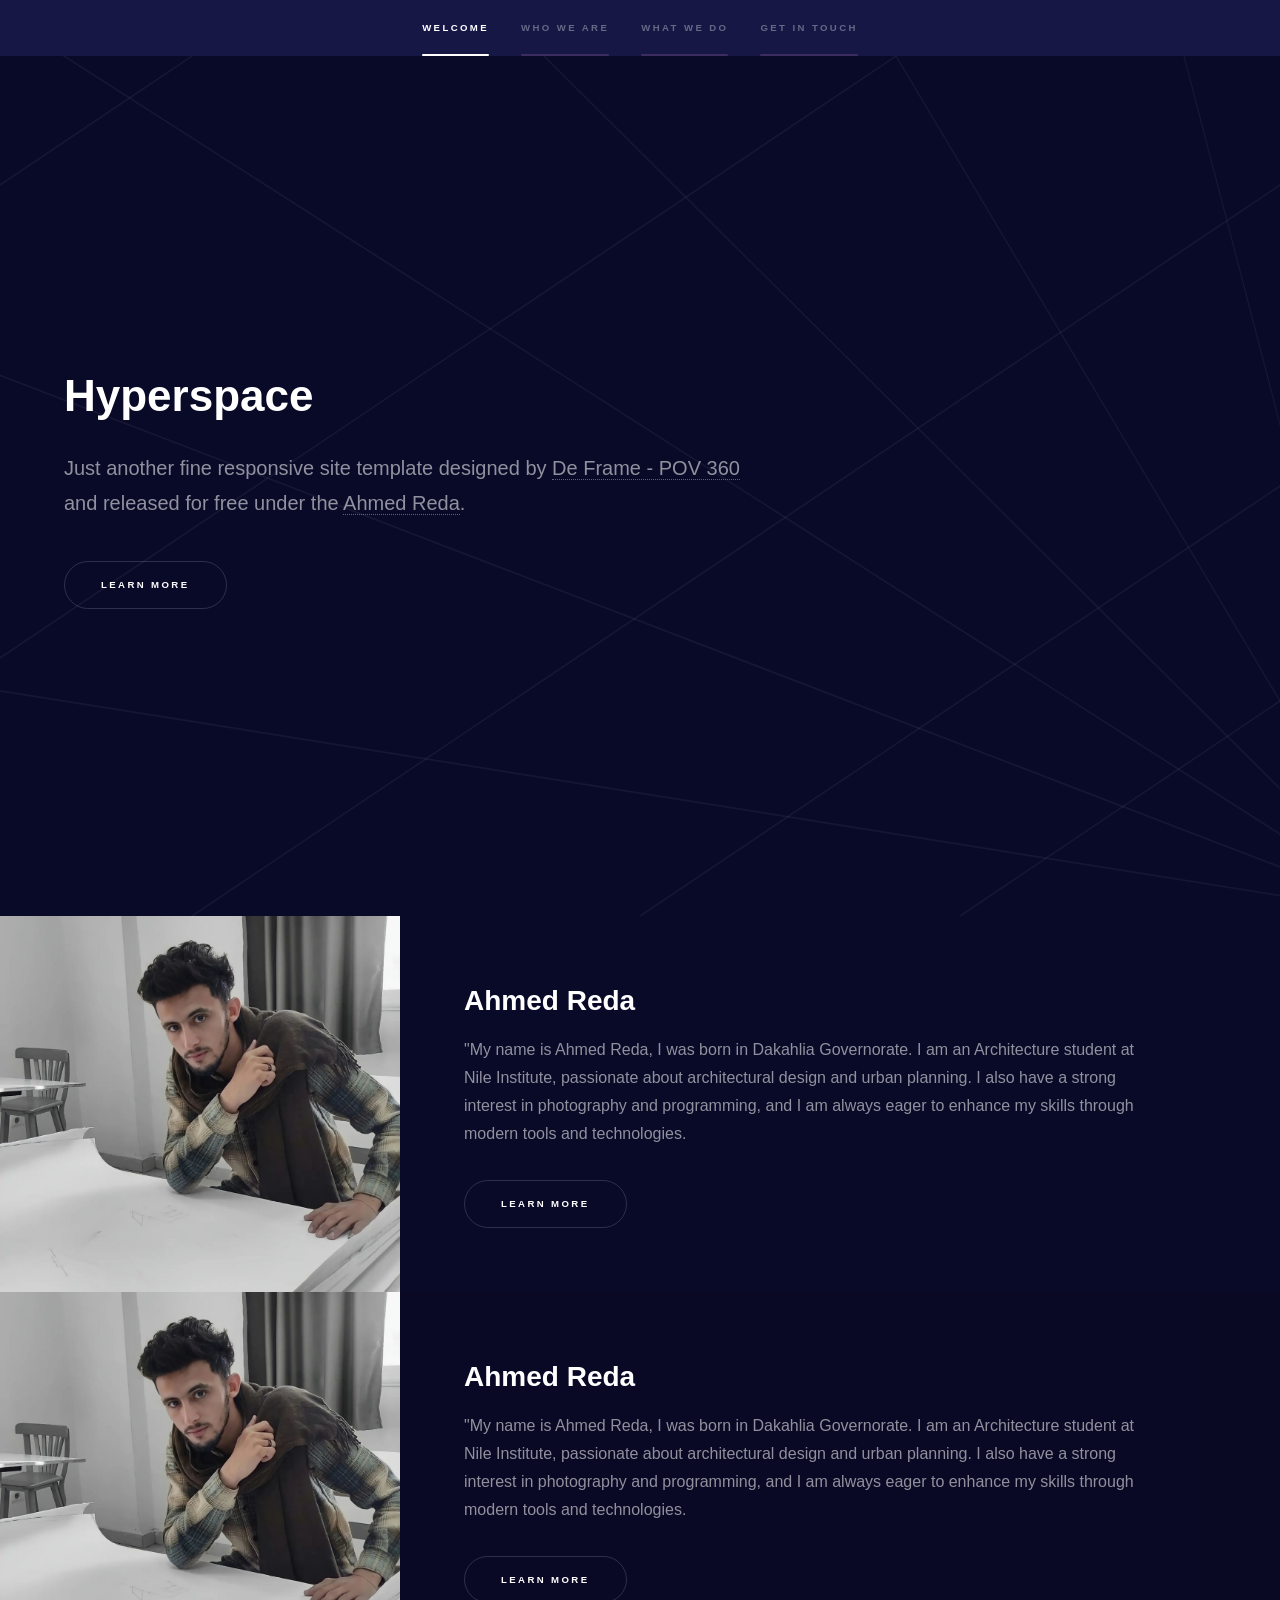
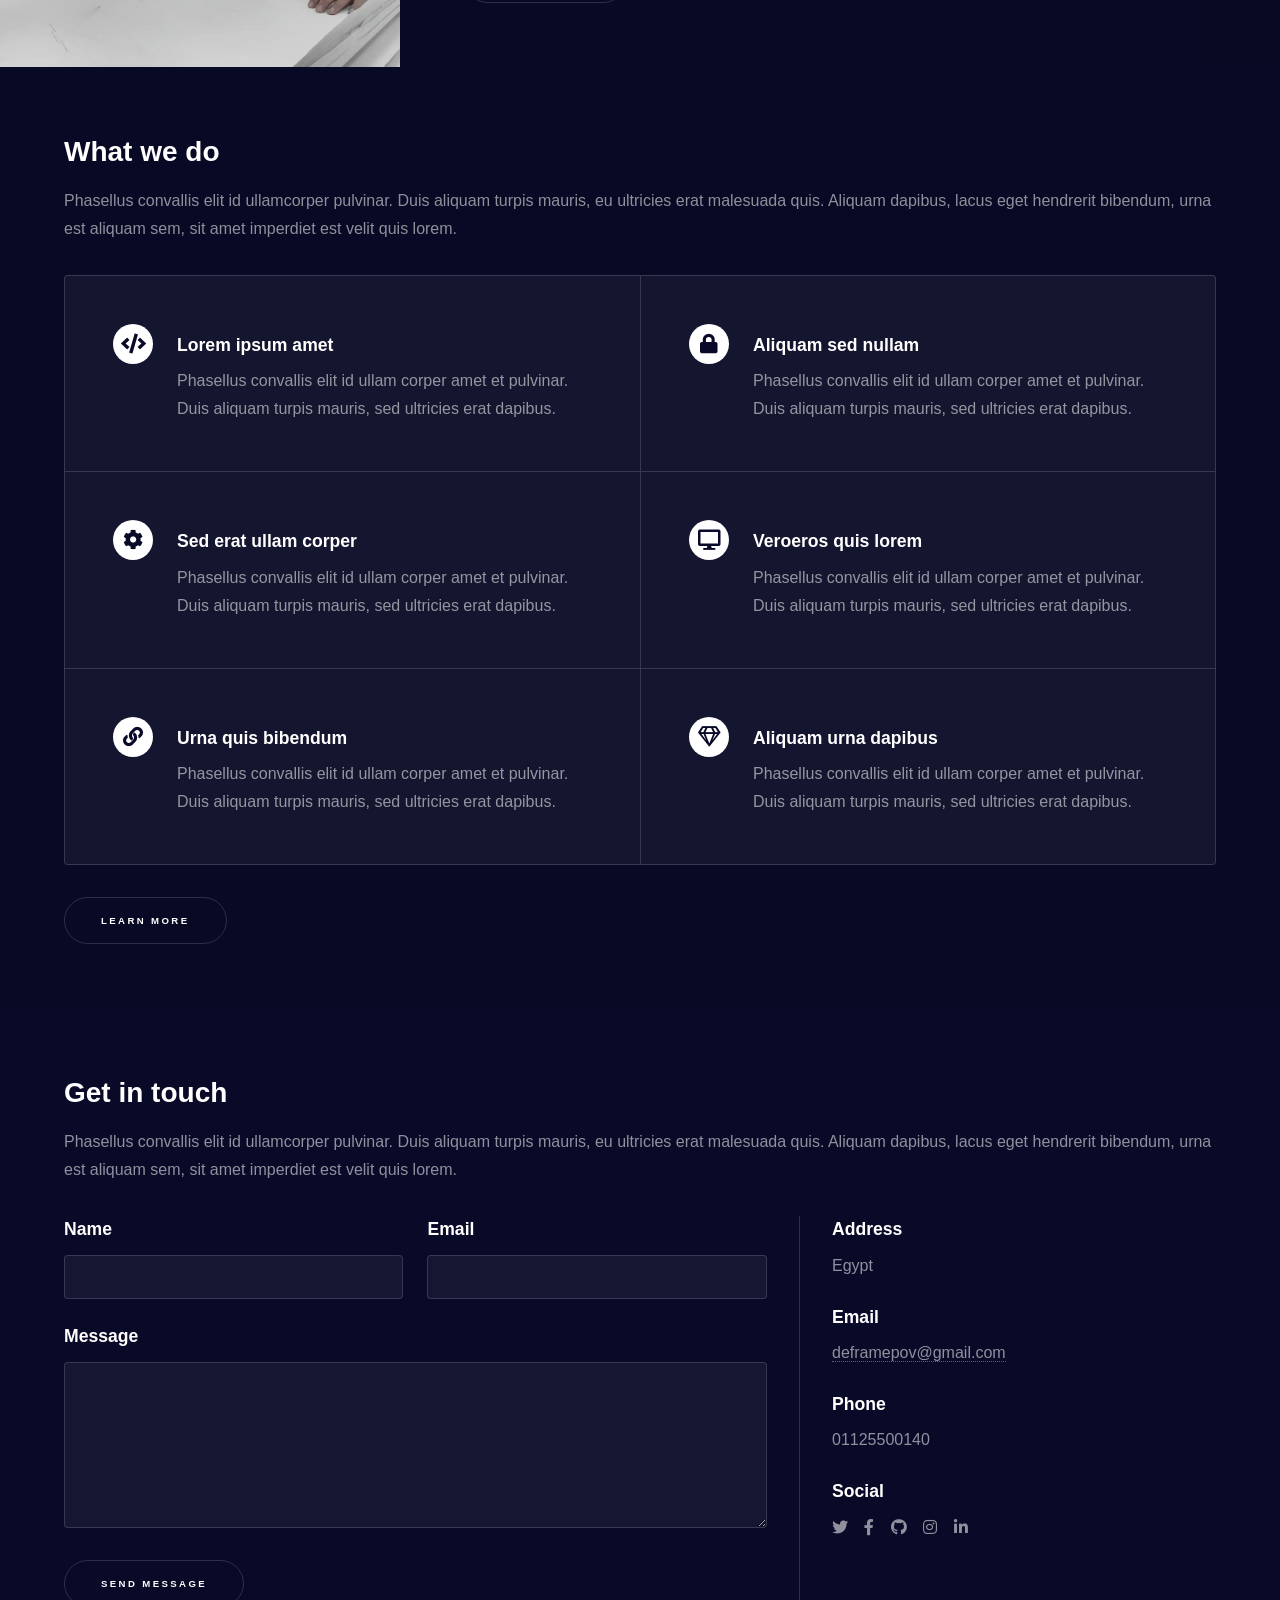
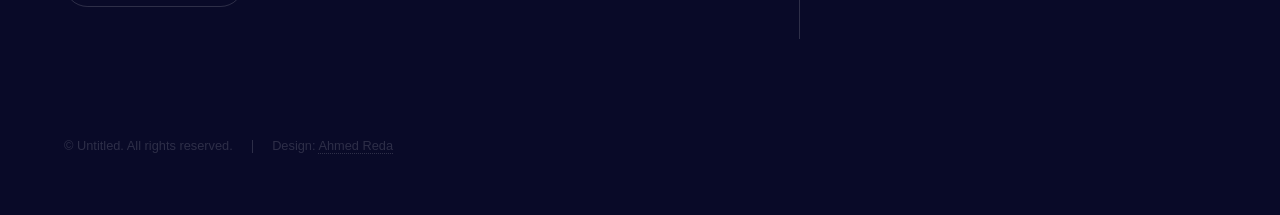
<file: index.html>
<!DOCTYPE HTML>
<!--
	Hyperspace by HTML5 UP
	html5up.net | @ajlkn
	Free for personal and commercial use under the CCA 3.0 license (html5up.net/license)
-->
<html>
	<head>
		<title>Hyperspace by HTML5 UP</title>
		<meta charset="utf-8" />
		<meta name="viewport" content="width=device-width, initial-scale=1, user-scalable=no" />
		<link rel="stylesheet" href="assets/css/main.css" />
		<noscript><link rel="stylesheet" href="assets/css/noscript.css" /></noscript>
	</head>
	<body class="is-preload">

		<!-- Sidebar -->
			<section id="sidebar">
				<div class="inner">
					<nav>
						<ul>
							<li><a href="#intro">Welcome</a></li>
							<li><a href="#one">Who we are</a></li>
							<li><a href="#two">What we do</a></li>
							<li><a href="#three">Get in touch</a></li>
						</ul>
					</nav>
				</div>
			</section>

		<!-- Wrapper -->
			<div id="wrapper">

				<!-- Intro -->
					<section id="intro" class="wrapper style1 fullscreen fade-up">
						<div class="inner">
							<h1>Hyperspace</h1>
							<p>Just another fine responsive site template designed by <a href=https://www.facebook.com/profile.php?id=61578529043695>De Frame - POV 360</a><br />
							and released for free under the <a href="http://html5up.net/license">Ahmed Reda</a>.</p>
							<ul class="actions">
								<li><a href="#one" class="button scrolly">Learn more</a></li>
							</ul>
						</div>
					</section>

				<!-- One -->
					<section id="one" class="wrapper style2 spotlights">
						<section>
							<a href="#" class="image"><img src="images/491420229_2543140736030509_1955888587447887721_n.jpg" alt="" data-position="center center" /></a>
							<div class="content">
								<div class="inner">
									<h2>Ahmed Reda</h2>
									<p>
"My name is Ahmed Reda, I was born in Dakahlia Governorate. I am an Architecture student at Nile Institute, passionate about architectural design and urban planning. I also have a strong interest in photography and programming, and I am always eager to enhance my skills through modern tools and technologies.</p>
									<ul class="actions">
										<li><a href="generic.html" class="button">Learn more</a></li>
									</ul>
								</div>
							</div>
						</section>
						<section id="one" class="wrapper style2 spotlights">
						<section>
							<a href="#" class="image"><img src="images/491420229_2543140736030509_1955888587447887721_n.jpg" alt="" data-position="center center" /></a>
							<div class="content">
								<div class="inner">
									<h2>Ahmed Reda</h2>
									<p>
"My name is Ahmed Reda, I was born in Dakahlia Governorate. I am an Architecture student at Nile Institute, passionate about architectural design and urban planning. I also have a strong interest in photography and programming, and I am always eager to enhance my skills through modern tools and technologies.</p>
									<ul class="actions">
										<li><a href="generic.html" class="button">Learn more</a></li>
									</ul>
								</div>
							</div>
						</section>
						<section>
							
							<div class="content">
								<div class="inner">
									
									
									<ul class="actions">
										
									</ul>
								</div>
							</div>
						</section>
					</section>

				<!-- Two -->
					<section id="two" class="wrapper style3 fade-up">
						<div class="inner">
							<h2>What we do</h2>
							<p>Phasellus convallis elit id ullamcorper pulvinar. Duis aliquam turpis mauris, eu ultricies erat malesuada quis. Aliquam dapibus, lacus eget hendrerit bibendum, urna est aliquam sem, sit amet imperdiet est velit quis lorem.</p>
							<div class="features">
								<section>
									<span class="icon solid major fa-code"></span>
									<h3>Lorem ipsum amet</h3>
									<p>Phasellus convallis elit id ullam corper amet et pulvinar. Duis aliquam turpis mauris, sed ultricies erat dapibus.</p>
								</section>
								<section>
									<span class="icon solid major fa-lock"></span>
									<h3>Aliquam sed nullam</h3>
									<p>Phasellus convallis elit id ullam corper amet et pulvinar. Duis aliquam turpis mauris, sed ultricies erat dapibus.</p>
								</section>
								<section>
									<span class="icon solid major fa-cog"></span>
									<h3>Sed erat ullam corper</h3>
									<p>Phasellus convallis elit id ullam corper amet et pulvinar. Duis aliquam turpis mauris, sed ultricies erat dapibus.</p>
								</section>
								<section>
									<span class="icon solid major fa-desktop"></span>
									<h3>Veroeros quis lorem</h3>
									<p>Phasellus convallis elit id ullam corper amet et pulvinar. Duis aliquam turpis mauris, sed ultricies erat dapibus.</p>
								</section>
								<section>
									<span class="icon solid major fa-link"></span>
									<h3>Urna quis bibendum</h3>
									<p>Phasellus convallis elit id ullam corper amet et pulvinar. Duis aliquam turpis mauris, sed ultricies erat dapibus.</p>
								</section>
								<section>
									<span class="icon major fa-gem"></span>
									<h3>Aliquam urna dapibus</h3>
									<p>Phasellus convallis elit id ullam corper amet et pulvinar. Duis aliquam turpis mauris, sed ultricies erat dapibus.</p>
								</section>
							</div>
							<ul class="actions">
								<li><a href="generic.html" class="button">Learn more</a></li>
							</ul>
						</div>
					</section>

				<!-- Three -->
					<section id="three" class="wrapper style1 fade-up">
						<div class="inner">
							<h2>Get in touch</h2>
							<p>Phasellus convallis elit id ullamcorper pulvinar. Duis aliquam turpis mauris, eu ultricies erat malesuada quis. Aliquam dapibus, lacus eget hendrerit bibendum, urna est aliquam sem, sit amet imperdiet est velit quis lorem.</p>
							<div class="split style1">
								<section>
									<form method="post" action="#">
										<div class="fields">
											<div class="field half">
												<label for="name">Name</label>
												<input type="text" name="name" id="name" />
											</div>
											<div class="field half">
												<label for="email">Email</label>
												<input type="text" name="email" id="email" />
											</div>
											<div class="field">
												<label for="message">Message</label>
												<textarea name="message" id="message" rows="5"></textarea>
											</div>
										</div>
										<ul class="actions">
											<li><a href="" class="button submit">Send Message</a></li>
										</ul>
									</form>
								</section>
								<section>
									<ul class="contact">
										<li>
											<h3>Address</h3>
											<span>Egypt</span>
										</li>
										<li>
											<h3>Email</h3>
											<a href="#">deframepov@gmail.com</a>
										</li>
										<li>
											<h3>Phone</h3>
											<span>01125500140</span>
										</li>
										<li>
											<h3>Social</h3>
											<ul class="icons">
												<li><a href="#" class="icon brands fa-twitter"><span class="label">Twitter</span></a></li>
												<li><a href="#" class="icon brands fa-facebook-f"><span class="label">Facebook</span></a></li>
												<li><a href="#" class="icon brands fa-github"><span class="label">GitHub</span></a></li>
												<li><a href="#" class="icon brands fa-instagram"><span class="label">Instagram</span></a></li>
												<li><a href="#" class="icon brands fa-linkedin-in"><span class="label">LinkedIn</span></a></li>
											</ul>
										</li>
									</ul>
								</section>
							</div>
						</div>
					</section>

			</div>

		<!-- Footer -->
			<footer id="footer" class="wrapper style1-alt">
				<div class="inner">
					<ul class="menu">
						<li>&copy; Untitled. All rights reserved.</li><li>Design: <a href="https://www.facebook.com/ahmedelzarkawy2/about"> Ahmed Reda </a></li>
					</ul>
				</div>
			</footer>

		<!-- Scripts -->
			<script src="assets/js/jquery.min.js"></script>
			<script src="assets/js/jquery.scrollex.min.js"></script>
			<script src="assets/js/jquery.scrolly.min.js"></script>
			<script src="assets/js/browser.min.js"></script>
			<script src="assets/js/breakpoints.min.js"></script>
			<script src="assets/js/util.js"></script>
			<script src="assets/js/main.js"></script>

	</body>
</html>
</file>
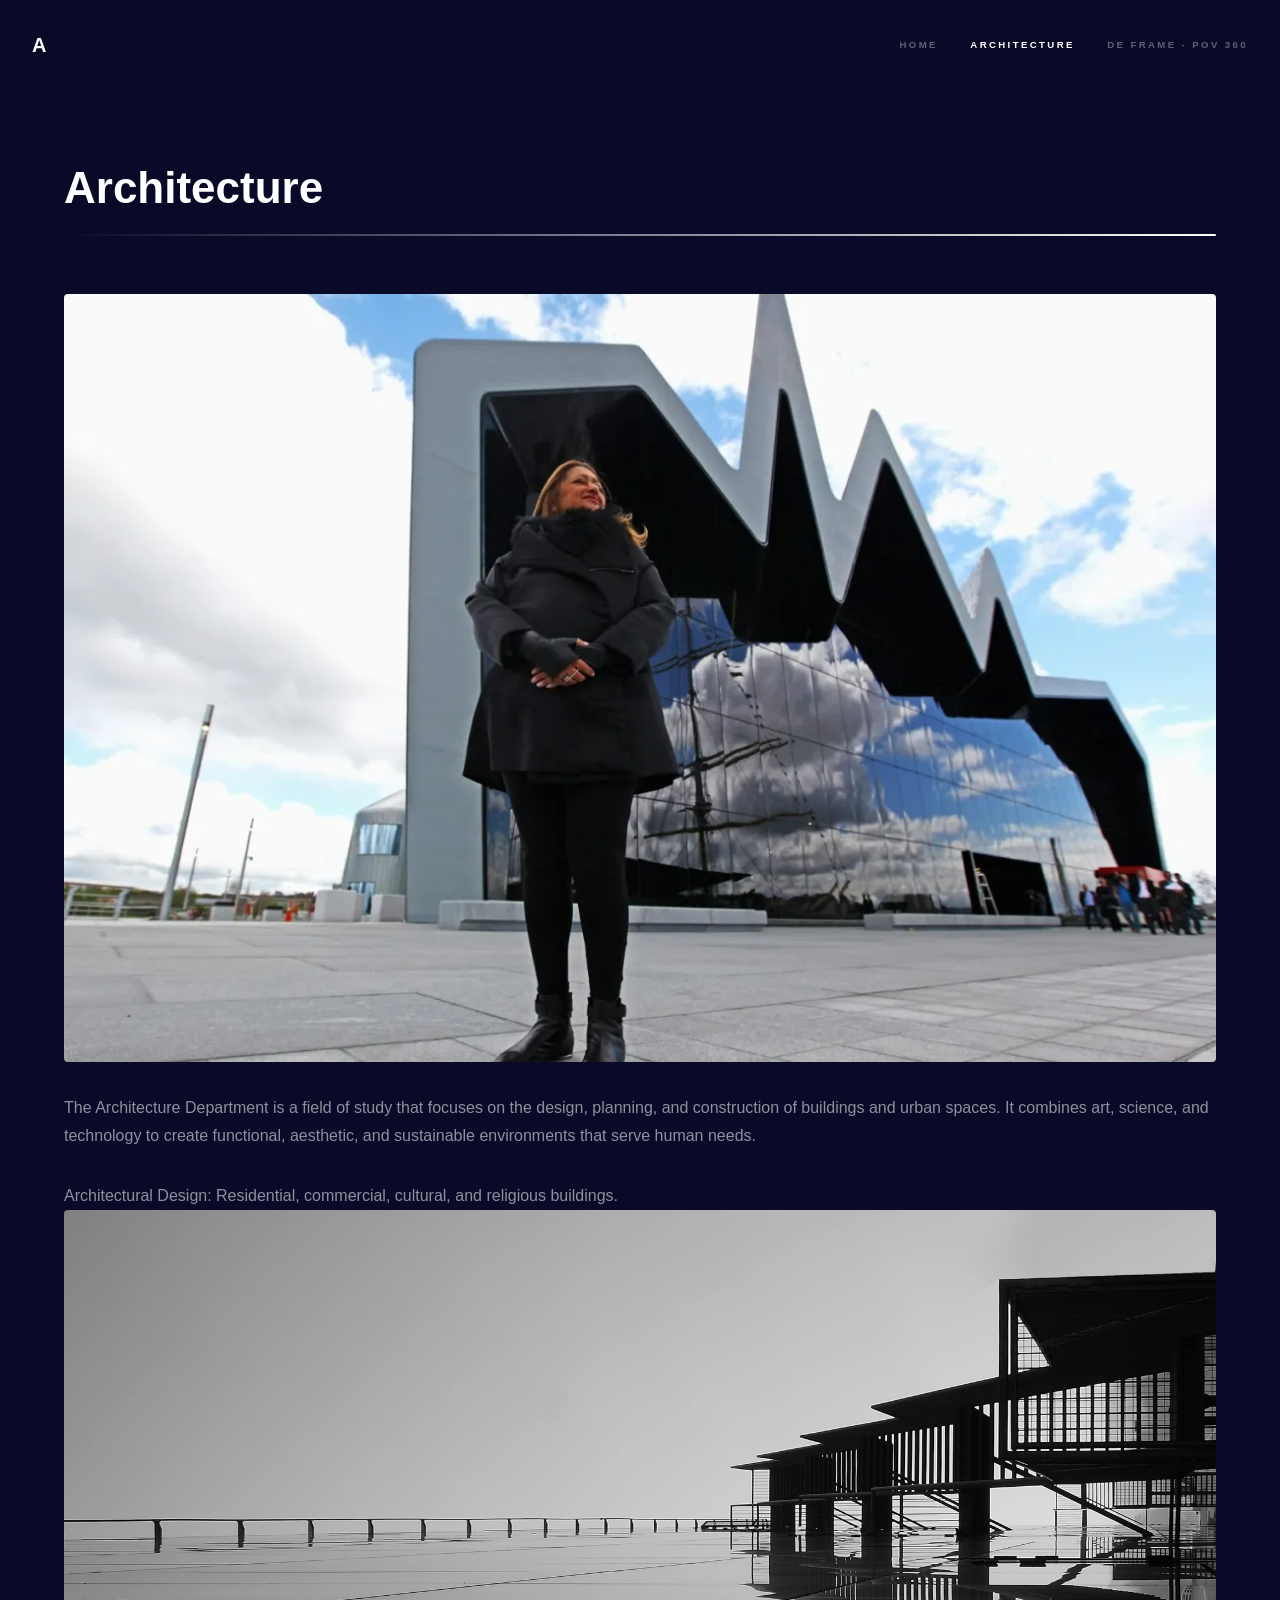
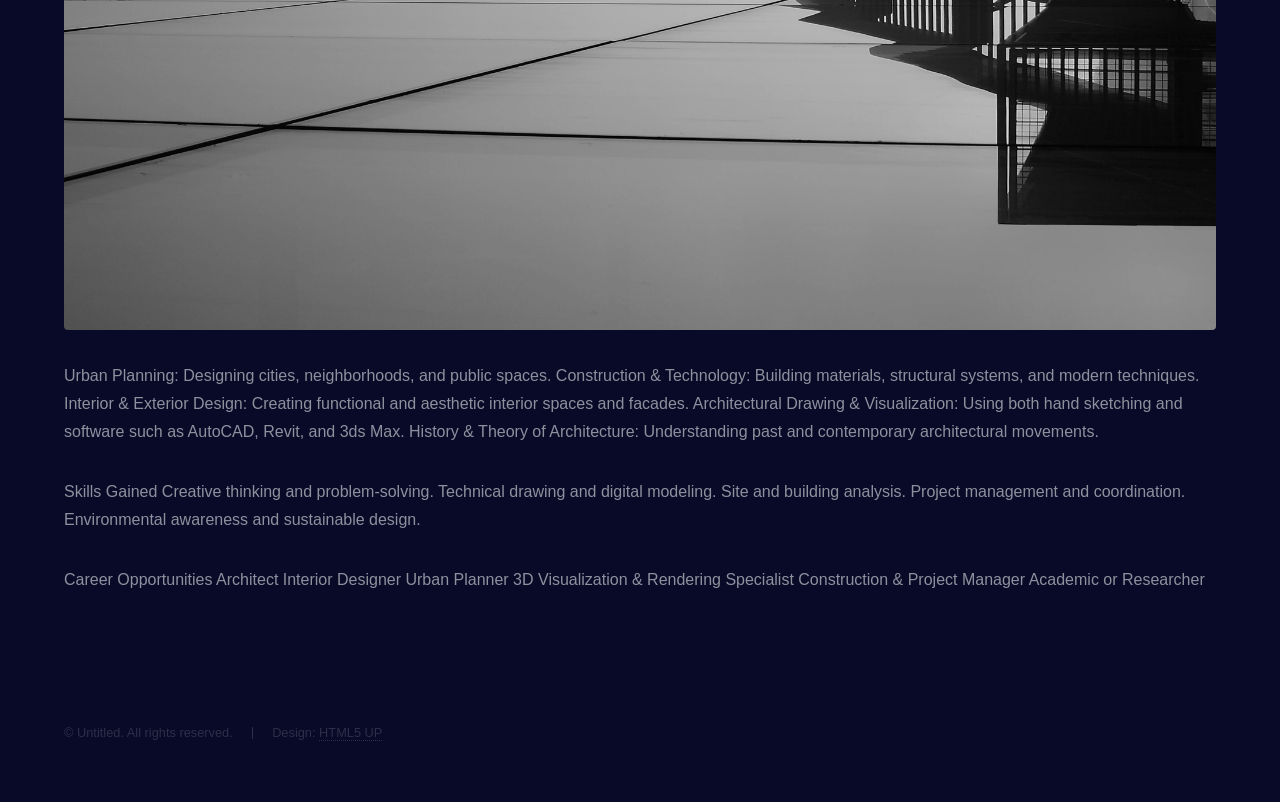
<file: generic.html>
<!DOCTYPE HTML>
<!--
	Hyperspace by HTML5 UP
	html5up.net | @ajlkn
	Free for personal and commercial use under the CCA 3.0 license (html5up.net/license)
-->
<html>
	<head>
		<title>Generic - Hyperspace by HTML5 UP</title>
		<meta charset="utf-8" />
		<meta name="viewport" content="width=device-width, initial-scale=1, user-scalable=no" />
		<link rel="stylesheet" href="assets/css/main.css" />
		<noscript><link rel="stylesheet" href="assets/css/noscript.css" /></noscript>
	</head>
	<body class="is-preload">

		<!-- Header -->
			<header id="header">
				<a href="index.html" class="title">A</a>
				<nav>
					<ul>
						<li><a href="index.html">Home</a></li>
						<li><a href="generic.html" class="active">Architecture</a></li>
						<li><a href="elements.html">De Frame - POV 360</a></li>
					</ul>
				</nav>
			</header>

		<!-- Wrapper -->
			<div id="wrapper">

				<!-- Main -->
					<section id="main" class="wrapper">
						<div class="inner">
							<h1 class="major">Architecture</h1>

							<span class="image fit"><img src="536781b5-d5c5-466a-95d3-33a1eeb689a7.webp" alt="" /></span>
							
							<p>The Architecture Department is a field of study that focuses on the design, planning, and construction of buildings and urban spaces. It combines art, science, and technology to create functional, aesthetic, and sustainable environments that serve human needs.</p>
							<p>Architectural Design: Residential, commercial, cultural, and religious buildings.

									<span class="image fit"><img src="pexels-pixabay-262367.jpg" alt="" /></span>

Urban Planning: Designing cities, neighborhoods, and public spaces.

Construction & Technology: Building materials, structural systems, and modern techniques.

Interior & Exterior Design: Creating functional and aesthetic interior spaces and facades.

Architectural Drawing & Visualization: Using both hand sketching and software such as AutoCAD, Revit, and 3ds Max.

History & Theory of Architecture: Understanding past and contemporary architectural movements.</p>
							<p>Skills Gained

Creative thinking and problem-solving.

Technical drawing and digital modeling.

Site and building analysis.

Project management and coordination.

Environmental awareness and sustainable design.</p>
							<p>Career Opportunities

Architect

Interior Designer

Urban Planner

3D Visualization & Rendering Specialist

Construction & Project Manager

Academic or Researcher</p>
							<p></p>
						</div>
					</section>

			</div>

		<!-- Footer -->
			<footer id="footer" class="wrapper alt">
				<div class="inner">
					<ul class="menu">
						<li>&copy; Untitled. All rights reserved.</li><li>Design: <a href="http://html5up.net">HTML5 UP</a></li>
					</ul>
				</div>
			</footer>

		<!-- Scripts -->
			<script src="assets/js/jquery.min.js"></script>
			<script src="assets/js/jquery.scrollex.min.js"></script>
			<script src="assets/js/jquery.scrolly.min.js"></script>
			<script src="assets/js/browser.min.js"></script>
			<script src="assets/js/breakpoints.min.js"></script>
			<script src="assets/js/util.js"></script>
			<script src="assets/js/main.js"></script>

	</body>
</html>
</file>
<file: assets/css/noscript.css>
/*
	Hyperspace by HTML5 UP
	html5up.net | @ajlkn
	Free for personal and commercial use under the CCA 3.0 license (html5up.net/license)
*/

/* Spotlights */

	.spotlights > section > .image:before {
		opacity: 0 !important;
	}

	.spotlights > section > .content > .inner {
		-moz-transform: none !important;
		-webkit-transform: none !important;
		-ms-transform: none !important;
		transform: none !important;
		opacity: 1 !important;
	}

/* Wrapper */

	.wrapper > .inner {
		opacity: 1 !important;
		-moz-transform: none !important;
		-webkit-transform: none !important;
		-ms-transform: none !important;
		transform: none !important;
	}

/* Sidebar */

	#sidebar > .inner {
		opacity: 1 !important;
	}

	#sidebar nav > ul > li {
		-moz-transform: none !important;
		-webkit-transform: none !important;
		-ms-transform: none !important;
		transform: none !important;
		opacity: 1 !important;
	}
</file>
<file: assets/css/main.css>
@import url(fontawesome-all.min.css);

/*
	Hyperspace by HTML5 UP
	html5up.net | @ajlkn
	Free for personal and commercial use under the CCA 3.0 license (html5up.net/license)
*/

html, body, div, span, applet, object,
iframe, h1, h2, h3, h4, h5, h6, p, blockquote,
pre, a, abbr, acronym, address, big, cite,
code, del, dfn, em, img, ins, kbd, q, s, samp,
small, strike, strong, sub, sup, tt, var, b,
u, i, center, dl, dt, dd, ol, ul, li, fieldset,
form, label, legend, table, caption, tbody,
tfoot, thead, tr, th, td, article, aside,
canvas, details, embed, figure, figcaption,
footer, header, hgroup, menu, nav, output, ruby,
section, summary, time, mark, audio, video {
	margin: 0;
	padding: 0;
	border: 0;
	font-size: 100%;
	font: inherit;
	vertical-align: baseline;}

article, aside, details, figcaption, figure,
footer, header, hgroup, menu, nav, section {
	display: block;}

body {
	line-height: 1;
}

ol, ul {
	list-style: none;
}

blockquote, q {
	quotes: none;
}

	blockquote:before, blockquote:after, q:before, q:after {
		content: '';
		content: none;
	}

table {
	border-collapse: collapse;
	border-spacing: 0;
}

body {
	-webkit-text-size-adjust: none;
}

mark {
	background-color: transparent;
	color: inherit;
}

input::-moz-focus-inner {
	border: 0;
	padding: 0;
}

input, select, textarea {
	-moz-appearance: none;
	-webkit-appearance: none;
	-ms-appearance: none;
	appearance: none;
}

/* Basic */

	@-ms-viewport {
		width: device-width;
	}

	body {
		-ms-overflow-style: scrollbar;
	}

	@media screen and (max-width: 480px) {

		html, body {
			min-width: 320px;
		}

	}

	html {
		box-sizing: border-box;
	}

	*, *:before, *:after {
		box-sizing: inherit;
	}

	body {
		background: #080a28;
	}

		body.is-preload *, body.is-preload *:before, body.is-preload *:after {
			-moz-animation: none !important;
			-webkit-animation: none !important;
			-ms-animation: none !important;
			animation: none !important;
			-moz-transition: none !important;
			-webkit-transition: none !important;
			-ms-transition: none !important;
			transition: none !important;
		}

/* Type */

	body, input, select, textarea {
		color: rgba(255, 255, 255, 0.55);
		font-family: Arial, Helvetica, sans-serif;
		font-size: 16.5pt;
		font-weight: normal;
		line-height: 1.75;
	}

		@media screen and (max-width: 1680px) {

			body, input, select, textarea {
				font-size: 13pt;
			}

		}

		@media screen and (max-width: 1280px) {

			body, input, select, textarea {
				font-size: 12pt;
			}

		}

		@media screen and (max-width: 360px) {

			body, input, select, textarea {
				font-size: 11pt;
			}

		}

	a {
		-moz-transition: color 0.2s ease, border-bottom-color 0.2s ease;
		-webkit-transition: color 0.2s ease, border-bottom-color 0.2s ease;
		-ms-transition: color 0.2s ease, border-bottom-color 0.2s ease;
		transition: color 0.2s ease, border-bottom-color 0.2s ease;
		border-bottom: dotted 1px rgba(255, 255, 255, 0.35);
		color: inherit;
		text-decoration: none;
	}

		a:hover {
			border-bottom-color: transparent;
			color: #ffffff;
		}

	strong, b {
		color: #ffffff;
		font-weight: bold;
	}

	em, i {
		font-style: italic;
	}

	p {
		margin: 0 0 2em 0;
	}

	h1, h2, h3, h4, h5, h6 {
		color: #ffffff;
		font-weight: bold;
		line-height: 1.5;
		margin: 0 0 0.5em 0;
	}

		h1 a, h2 a, h3 a, h4 a, h5 a, h6 a {
			color: inherit;
			text-decoration: none;
		}

	h1 {
		font-size: 2.75em;
	}

		h1.major {
			margin: 0 0 1.3em 0;
			position: relative;
			padding-bottom: 0.35em;
		}

			h1.major:after {
		background: #090a28;
				background-image: -moz-linear-gradient(to right, #090a28, #ffffff);
				background-image: -webkit-linear-gradient(to right, #090a28, #ffffff);
				background-image: -ms-linear-gradient(to right, #090a28, #ffffff);
				background-image: linear-gradient(to right, #090a28, #ffffff);
				-moz-transition: max-width 0.2s ease;
				-webkit-transition: max-width 0.2s ease;
				-ms-transition: max-width 0.2s ease;
				transition: max-width 0.2s ease;
				border-radius: 0.2em;
				bottom: 0;
				content: '';
				height: 0.05em;
				position: absolute;
				right: 0;
				width: 100%;
			}

	h2 {
		font-size: 1.75em;
	}

	h3 {
		font-size: 1.1em;
	}

	h4 {
		font-size: 1em;
	}

	h5 {
		font-size: 0.8em;
	}

	h6 {
		font-size: 0.6em;
	}

	@media screen and (max-width: 736px) {

		h1 {
			font-size: 2em;
		}

		h2 {
			font-size: 1.25em;
		}

		h3 {
			font-size: 1em;
		}

		h4 {
			font-size: 0.8em;
		}

		h5 {
			font-size: 0.6em;
		}

		h6 {
			font-size: 0.6em;
		}

	}

	sub {
		font-size: 0.8em;
		position: relative;
		top: 0.5em;
	}

	sup {
		font-size: 0.8em;
		position: relative;
		top: -0.5em;
	}

	blockquote {
		border-left: solid 4px rgba(255, 255, 255, 0.15);
		font-style: italic;
		margin: 0 0 2em 0;
		padding: 0.5em 0 0.5em 2em;
	}

	code {
		background: rgba(255, 255, 255, 0.05);
		border-radius: 0.25em;
		border: solid 1px rgba(255, 255, 255, 0.15);
		font-family: "Courier New", monospace;
		font-size: 0.9em;
		margin: 0 0.25em;
		padding: 0.25em 0.65em;
	}

	pre {
		-webkit-overflow-scrolling: touch;
		font-family: "Courier New", monospace;
		font-size: 0.9em;
		margin: 0 0 2em 0;
	}

		pre code {
			display: block;
			line-height: 1.75em;
			padding: 1em 1.5em;
			overflow-x: auto;
		}

	hr {
		border: 0;
		border-bottom: solid 1px rgba(255, 255, 255, 0.15);
		margin: 2em 0;
	}

		hr.major {
			margin: 3em 0;
		}

	.align-left {
		text-align: left;
	}

	.align-center {
		text-align: center;
	}

	.align-right {
		text-align: right;
	}

/* Row */

	.row {
		display: flex;
		flex-wrap: wrap;
		box-sizing: border-box;
		align-items: stretch;
	}

		.row > * {
			box-sizing: border-box;
		}

		.row.gtr-uniform > * > :last-child {
			margin-bottom: 0;
		}

		.row.aln-left {
			justify-content: flex-start;
		}

		.row.aln-center {
			justify-content: center;
		}

		.row.aln-right {
			justify-content: flex-end;
		}

		.row.aln-top {
			align-items: flex-start;
		}

		.row.aln-middle {
			align-items: center;
		}

		.row.aln-bottom {
			align-items: flex-end;
		}

		.row > .imp {
			order: -1;
		}

		.row > .col-1 {
			width: 8.33333%;
		}

		.row > .off-1 {
			margin-left: 8.33333%;
		}

		.row > .col-2 {
			width: 16.66667%;
		}

		.row > .off-2 {
			margin-left: 16.66667%;
		}

		.row > .col-3 {
			width: 25%;
		}

		.row > .off-3 {
			margin-left: 25%;
		}

		.row > .col-4 {
			width: 33.33333%;
		}

		.row > .off-4 {
			margin-left: 33.33333%;
		}

		.row > .col-5 {
			width: 41.66667%;
		}

		.row > .off-5 {
			margin-left: 41.66667%;
		}

		.row > .col-6 {
			width: 50%;
		}

		.row > .off-6 {
			margin-left: 50%;
		}

		.row > .col-7 {
			width: 58.33333%;
		}

		.row > .off-7 {
			margin-left: 58.33333%;
		}

		.row > .col-8 {
			width: 66.66667%;
		}

		.row > .off-8 {
			margin-left: 66.66667%;
		}

		.row > .col-9 {
			width: 75%;
		}

		.row > .off-9 {
			margin-left: 75%;
		}

		.row > .col-10 {
			width: 83.33333%;
		}

		.row > .off-10 {
			margin-left: 83.33333%;
		}

		.row > .col-11 {
			width: 91.66667%;
		}

		.row > .off-11 {
			margin-left: 91.66667%;
		}

		.row > .col-12 {
			width: 100%;
		}

		.row > .off-12 {
			margin-left: 100%;
		}

		.row.gtr-0 {
			margin-top: 0;
			margin-left: 0em;
		}

			.row.gtr-0 > * {
				padding: 0 0 0 0em;
			}

			.row.gtr-0.gtr-uniform {
				margin-top: 0em;
			}

				.row.gtr-0.gtr-uniform > * {
					padding-top: 0em;
				}

		.row.gtr-25 {
			margin-top: 0;
			margin-left: -0.375em;
		}

			.row.gtr-25 > * {
				padding: 0 0 0 0.375em;
			}

			.row.gtr-25.gtr-uniform {
				margin-top: -0.375em;
			}

				.row.gtr-25.gtr-uniform > * {
					padding-top: 0.375em;
				}

		.row.gtr-50 {
			margin-top: 0;
			margin-left: -0.75em;
		}

			.row.gtr-50 > * {
				padding: 0 0 0 0.75em;
			}

			.row.gtr-50.gtr-uniform {
				margin-top: -0.75em;
			}

				.row.gtr-50.gtr-uniform > * {
					padding-top: 0.75em;
				}

		.row {
			margin-top: 0;
			margin-left: -1.5em;
		}

			.row > * {
				padding: 0 0 0 1.5em;
			}

			.row.gtr-uniform {
				margin-top: -1.5em;
			}

				.row.gtr-uniform > * {
					padding-top: 1.5em;
				}

		.row.gtr-150 {
			margin-top: 0;
			margin-left: -2.25em;
		}

			.row.gtr-150 > * {
				padding: 0 0 0 2.25em;
			}

			.row.gtr-150.gtr-uniform {
				margin-top: -2.25em;
			}

				.row.gtr-150.gtr-uniform > * {
					padding-top: 2.25em;
				}

		.row.gtr-200 {
			margin-top: 0;
			margin-left: -3em;
		}

			.row.gtr-200 > * {
				padding: 0 0 0 3em;
			}

			.row.gtr-200.gtr-uniform {
				margin-top: -3em;
			}

				.row.gtr-200.gtr-uniform > * {
					padding-top: 3em;
				}

		@media screen and (max-width: 1680px) {

			.row {
				display: flex;
				flex-wrap: wrap;
				box-sizing: border-box;
				align-items: stretch;
			}

				.row > * {
					box-sizing: border-box;
				}

				.row.gtr-uniform > * > :last-child {
					margin-bottom: 0;
				}

				.row.aln-left {
					justify-content: flex-start;
				}

				.row.aln-center {
					justify-content: center;
				}

				.row.aln-right {
					justify-content: flex-end;
				}

				.row.aln-top {
					align-items: flex-start;
				}

				.row.aln-middle {
					align-items: center;
				}

				.row.aln-bottom {
					align-items: flex-end;
				}

				.row > .imp-xlarge {
					order: -1;
				}

				.row > .col-1-xlarge {
					width: 8.33333%;
				}

				.row > .off-1-xlarge {
					margin-left: 8.33333%;
				}

				.row > .col-2-xlarge {
					width: 16.66667%;
				}

				.row > .off-2-xlarge {
					margin-left: 16.66667%;
				}

				.row > .col-3-xlarge {
					width: 25%;
				}

				.row > .off-3-xlarge {
					margin-left: 25%;
				}

				.row > .col-4-xlarge {
					width: 33.33333%;
				}

				.row > .off-4-xlarge {
					margin-left: 33.33333%;
				}

				.row > .col-5-xlarge {
					width: 41.66667%;
				}

				.row > .off-5-xlarge {
					margin-left: 41.66667%;
				}

				.row > .col-6-xlarge {
					width: 50%;
				}

				.row > .off-6-xlarge {
					margin-left: 50%;
				}

				.row > .col-7-xlarge {
					width: 58.33333%;
				}

				.row > .off-7-xlarge {
					margin-left: 58.33333%;
				}

				.row > .col-8-xlarge {
					width: 66.66667%;
				}

				.row > .off-8-xlarge {
					margin-left: 66.66667%;
				}

				.row > .col-9-xlarge {
					width: 75%;
				}

				.row > .off-9-xlarge {
					margin-left: 75%;
				}

				.row > .col-10-xlarge {
					width: 83.33333%;
				}

				.row > .off-10-xlarge {
					margin-left: 83.33333%;
				}

				.row > .col-11-xlarge {
					width: 91.66667%;
				}

				.row > .off-11-xlarge {
					margin-left: 91.66667%;
				}

				.row > .col-12-xlarge {
					width: 100%;
				}

				.row > .off-12-xlarge {
					margin-left: 100%;
				}

				.row.gtr-0 {
					margin-top: 0;
					margin-left: 0em;
				}

					.row.gtr-0 > * {
						padding: 0 0 0 0em;
					}

					.row.gtr-0.gtr-uniform {
						margin-top: 0em;
					}

						.row.gtr-0.gtr-uniform > * {
							padding-top: 0em;
						}

				.row.gtr-25 {
					margin-top: 0;
					margin-left: -0.375em;
				}

					.row.gtr-25 > * {
						padding: 0 0 0 0.375em;
					}

					.row.gtr-25.gtr-uniform {
						margin-top: -0.375em;
					}

						.row.gtr-25.gtr-uniform > * {
							padding-top: 0.375em;
						}

				.row.gtr-50 {
					margin-top: 0;
					margin-left: -0.75em;
				}

					.row.gtr-50 > * {
						padding: 0 0 0 0.75em;
					}

					.row.gtr-50.gtr-uniform {
						margin-top: -0.75em;
					}

						.row.gtr-50.gtr-uniform > * {
							padding-top: 0.75em;
						}

				.row {
					margin-top: 0;
					margin-left: -1.5em;
				}

					.row > * {
						padding: 0 0 0 1.5em;
					}

					.row.gtr-uniform {
						margin-top: -1.5em;
					}

						.row.gtr-uniform > * {
							padding-top: 1.5em;
						}

				.row.gtr-150 {
					margin-top: 0;
					margin-left: -2.25em;
				}

					.row.gtr-150 > * {
						padding: 0 0 0 2.25em;
					}

					.row.gtr-150.gtr-uniform {
						margin-top: -2.25em;
					}

						.row.gtr-150.gtr-uniform > * {
							padding-top: 2.25em;
						}

				.row.gtr-200 {
					margin-top: 0;
					margin-left: -3em;
				}

					.row.gtr-200 > * {
						padding: 0 0 0 3em;
					}

					.row.gtr-200.gtr-uniform {
						margin-top: -3em;
					}

						.row.gtr-200.gtr-uniform > * {
							padding-top: 3em;
						}

		}

		@media screen and (max-width: 1280px) {

			.row {
				display: flex;
				flex-wrap: wrap;
				box-sizing: border-box;
				align-items: stretch;
			}

				.row > * {
					box-sizing: border-box;
				}

				.row.gtr-uniform > * > :last-child {
					margin-bottom: 0;
				}

				.row.aln-left {
					justify-content: flex-start;
				}

				.row.aln-center {
					justify-content: center;
				}

				.row.aln-right {
					justify-content: flex-end;
				}

				.row.aln-top {
					align-items: flex-start;
				}

				.row.aln-middle {
					align-items: center;
				}

				.row.aln-bottom {
					align-items: flex-end;
				}

				.row > .imp-large {
					order: -1;
				}

				.row > .col-1-large {
					width: 8.33333%;
				}

				.row > .off-1-large {
					margin-left: 8.33333%;
				}

				.row > .col-2-large {
					width: 16.66667%;
				}

				.row > .off-2-large {
					margin-left: 16.66667%;
				}

				.row > .col-3-large {
					width: 25%;
				}

				.row > .off-3-large {
					margin-left: 25%;
				}

				.row > .col-4-large {
					width: 33.33333%;
				}

				.row > .off-4-large {
					margin-left: 33.33333%;
				}

				.row > .col-5-large {
					width: 41.66667%;
				}

				.row > .off-5-large {
					margin-left: 41.66667%;
				}

				.row > .col-6-large {
					width: 50%;
				}

				.row > .off-6-large {
					margin-left: 50%;
				}

				.row > .col-7-large {
					width: 58.33333%;
				}

				.row > .off-7-large {
					margin-left: 58.33333%;
				}

				.row > .col-8-large {
					width: 66.66667%;
				}

				.row > .off-8-large {
					margin-left: 66.66667%;
				}

				.row > .col-9-large {
					width: 75%;
				}

				.row > .off-9-large {
					margin-left: 75%;
				}

				.row > .col-10-large {
					width: 83.33333%;
				}

				.row > .off-10-large {
					margin-left: 83.33333%;
				}

				.row > .col-11-large {
					width: 91.66667%;
				}

				.row > .off-11-large {
					margin-left: 91.66667%;
				}

				.row > .col-12-large {
					width: 100%;
				}

				.row > .off-12-large {
					margin-left: 100%;
				}

				.row.gtr-0 {
					margin-top: 0;
					margin-left: 0em;
				}

					.row.gtr-0 > * {
						padding: 0 0 0 0em;
					}

					.row.gtr-0.gtr-uniform {
						margin-top: 0em;
					}

						.row.gtr-0.gtr-uniform > * {
							padding-top: 0em;
						}

				.row.gtr-25 {
					margin-top: 0;
					margin-left: -0.375em;
				}

					.row.gtr-25 > * {
						padding: 0 0 0 0.375em;
					}

					.row.gtr-25.gtr-uniform {
						margin-top: -0.375em;
					}

						.row.gtr-25.gtr-uniform > * {
							padding-top: 0.375em;
						}

				.row.gtr-50 {
					margin-top: 0;
					margin-left: -0.75em;
				}

					.row.gtr-50 > * {
						padding: 0 0 0 0.75em;
					}

					.row.gtr-50.gtr-uniform {
						margin-top: -0.75em;
					}

						.row.gtr-50.gtr-uniform > * {
							padding-top: 0.75em;
						}

				.row {
					margin-top: 0;
					margin-left: -1.5em;
				}

					.row > * {
						padding: 0 0 0 1.5em;
					}

					.row.gtr-uniform {
						margin-top: -1.5em;
					}

						.row.gtr-uniform > * {
							padding-top: 1.5em;
						}

				.row.gtr-150 {
					margin-top: 0;
					margin-left: -2.25em;
				}

					.row.gtr-150 > * {
						padding: 0 0 0 2.25em;
					}

					.row.gtr-150.gtr-uniform {
						margin-top: -2.25em;
					}

						.row.gtr-150.gtr-uniform > * {
							padding-top: 2.25em;
						}

				.row.gtr-200 {
					margin-top: 0;
					margin-left: -3em;
				}

					.row.gtr-200 > * {
						padding: 0 0 0 3em;
					}

					.row.gtr-200.gtr-uniform {
						margin-top: -3em;
					}

						.row.gtr-200.gtr-uniform > * {
							padding-top: 3em;
						}

		}

		@media screen and (max-width: 980px) {

			.row {
				display: flex;
				flex-wrap: wrap;
				box-sizing: border-box;
				align-items: stretch;
			}

				.row > * {
					box-sizing: border-box;
				}

				.row.gtr-uniform > * > :last-child {
					margin-bottom: 0;
				}

				.row.aln-left {
					justify-content: flex-start;
				}

				.row.aln-center {
					justify-content: center;
				}

				.row.aln-right {
					justify-content: flex-end;
				}

				.row.aln-top {
					align-items: flex-start;
				}

				.row.aln-middle {
					align-items: center;
				}

				.row.aln-bottom {
					align-items: flex-end;
				}

				.row > .imp-medium {
					order: -1;
				}

				.row > .col-1-medium {
					width: 8.33333%;
				}

				.row > .off-1-medium {
					margin-left: 8.33333%;
				}

				.row > .col-2-medium {
					width: 16.66667%;
				}

				.row > .off-2-medium {
					margin-left: 16.66667%;
				}

				.row > .col-3-medium {
					width: 25%;
				}

				.row > .off-3-medium {
					margin-left: 25%;
				}

				.row > .col-4-medium {
					width: 33.33333%;
				}

				.row > .off-4-medium {
					margin-left: 33.33333%;
				}

				.row > .col-5-medium {
					width: 41.66667%;
				}

				.row > .off-5-medium {
					margin-left: 41.66667%;
				}

				.row > .col-6-medium {
					width: 50%;
				}

				.row > .off-6-medium {
					margin-left: 50%;
				}

				.row > .col-7-medium {
					width: 58.33333%;
				}

				.row > .off-7-medium {
					margin-left: 58.33333%;
				}

				.row > .col-8-medium {
					width: 66.66667%;
				}

				.row > .off-8-medium {
					margin-left: 66.66667%;
				}

				.row > .col-9-medium {
					width: 75%;
				}

				.row > .off-9-medium {
					margin-left: 75%;
				}

				.row > .col-10-medium {
					width: 83.33333%;
				}

				.row > .off-10-medium {
					margin-left: 83.33333%;
				}

				.row > .col-11-medium {
					width: 91.66667%;
				}

				.row > .off-11-medium {
					margin-left: 91.66667%;
				}

				.row > .col-12-medium {
					width: 100%;
				}

				.row > .off-12-medium {
					margin-left: 100%;
				}

				.row.gtr-0 {
					margin-top: 0;
					margin-left: 0em;
				}

					.row.gtr-0 > * {
						padding: 0 0 0 0em;
					}

					.row.gtr-0.gtr-uniform {
						margin-top: 0em;
					}

						.row.gtr-0.gtr-uniform > * {
							padding-top: 0em;
						}

				.row.gtr-25 {
					margin-top: 0;
					margin-left: -0.375em;
				}

					.row.gtr-25 > * {
						padding: 0 0 0 0.375em;
					}

					.row.gtr-25.gtr-uniform {
						margin-top: -0.375em;
					}

						.row.gtr-25.gtr-uniform > * {
							padding-top: 0.375em;
						}

				.row.gtr-50 {
					margin-top: 0;
					margin-left: -0.75em;
				}

					.row.gtr-50 > * {
						padding: 0 0 0 0.75em;
					}

					.row.gtr-50.gtr-uniform {
						margin-top: -0.75em;
					}

						.row.gtr-50.gtr-uniform > * {
							padding-top: 0.75em;
						}

				.row {
					margin-top: 0;
					margin-left: -1.5em;
				}

					.row > * {
						padding: 0 0 0 1.5em;
					}

					.row.gtr-uniform {
						margin-top: -1.5em;
					}

						.row.gtr-uniform > * {
							padding-top: 1.5em;
						}

				.row.gtr-150 {
					margin-top: 0;
					margin-left: -2.25em;
				}

					.row.gtr-150 > * {
						padding: 0 0 0 2.25em;
					}

					.row.gtr-150.gtr-uniform {
						margin-top: -2.25em;
					}

						.row.gtr-150.gtr-uniform > * {
							padding-top: 2.25em;
						}

				.row.gtr-200 {
					margin-top: 0;
					margin-left: -3em;
				}

					.row.gtr-200 > * {
						padding: 0 0 0 3em;
					}

					.row.gtr-200.gtr-uniform {
						margin-top: -3em;
					}

						.row.gtr-200.gtr-uniform > * {
							padding-top: 3em;
						}

		}

		@media screen and (max-width: 736px) {

			.row {
				display: flex;
				flex-wrap: wrap;
				box-sizing: border-box;
				align-items: stretch;
			}

				.row > * {
					box-sizing: border-box;
				}

				.row.gtr-uniform > * > :last-child {
					margin-bottom: 0;
				}

				.row.aln-left {
					justify-content: flex-start;
				}

				.row.aln-center {
					justify-content: center;
				}

				.row.aln-right {
					justify-content: flex-end;
				}

				.row.aln-top {
					align-items: flex-start;
				}

				.row.aln-middle {
					align-items: center;
				}

				.row.aln-bottom {
					align-items: flex-end;
				}

				.row > .imp-small {
					order: -1;
				}

				.row > .col-1-small {
					width: 8.33333%;
				}

				.row > .off-1-small {
					margin-left: 8.33333%;
				}

				.row > .col-2-small {
					width: 16.66667%;
				}

				.row > .off-2-small {
					margin-left: 16.66667%;
				}

				.row > .col-3-small {
					width: 25%;
				}

				.row > .off-3-small {
					margin-left: 25%;
				}

				.row > .col-4-small {
					width: 33.33333%;
				}

				.row > .off-4-small {
					margin-left: 33.33333%;
				}

				.row > .col-5-small {
					width: 41.66667%;
				}

				.row > .off-5-small {
					margin-left: 41.66667%;
				}

				.row > .col-6-small {
					width: 50%;
				}

				.row > .off-6-small {
					margin-left: 50%;
				}

				.row > .col-7-small {
					width: 58.33333%;
				}

				.row > .off-7-small {
					margin-left: 58.33333%;
				}

				.row > .col-8-small {
					width: 66.66667%;
				}

				.row > .off-8-small {
					margin-left: 66.66667%;
				}

				.row > .col-9-small {
					width: 75%;
				}

				.row > .off-9-small {
					margin-left: 75%;
				}

				.row > .col-10-small {
					width: 83.33333%;
				}

				.row > .off-10-small {
					margin-left: 83.33333%;
				}

				.row > .col-11-small {
					width: 91.66667%;
				}

				.row > .off-11-small {
					margin-left: 91.66667%;
				}

				.row > .col-12-small {
					width: 100%;
				}

				.row > .off-12-small {
					margin-left: 100%;
				}

				.row.gtr-0 {
					margin-top: 0;
					margin-left: 0em;
				}

					.row.gtr-0 > * {
						padding: 0 0 0 0em;
					}

					.row.gtr-0.gtr-uniform {
						margin-top: 0em;
					}

						.row.gtr-0.gtr-uniform > * {
							padding-top: 0em;
						}

				.row.gtr-25 {
					margin-top: 0;
					margin-left: -0.375em;
				}

					.row.gtr-25 > * {
						padding: 0 0 0 0.375em;
					}

					.row.gtr-25.gtr-uniform {
						margin-top: -0.375em;
					}

						.row.gtr-25.gtr-uniform > * {
							padding-top: 0.375em;
						}

				.row.gtr-50 {
					margin-top: 0;
					margin-left: -0.75em;
				}

					.row.gtr-50 > * {
						padding: 0 0 0 0.75em;
					}

					.row.gtr-50.gtr-uniform {
						margin-top: -0.75em;
					}

						.row.gtr-50.gtr-uniform > * {
							padding-top: 0.75em;
						}

				.row {
					margin-top: 0;
					margin-left: -1.5em;
				}

					.row > * {
						padding: 0 0 0 1.5em;
					}

					.row.gtr-uniform {
						margin-top: -1.5em;
					}

						.row.gtr-uniform > * {
							padding-top: 1.5em;
						}

				.row.gtr-150 {
					margin-top: 0;
					margin-left: -2.25em;
				}

					.row.gtr-150 > * {
						padding: 0 0 0 2.25em;
					}

					.row.gtr-150.gtr-uniform {
						margin-top: -2.25em;
					}

						.row.gtr-150.gtr-uniform > * {
							padding-top: 2.25em;
						}

				.row.gtr-200 {
					margin-top: 0;
					margin-left: -3em;
				}

					.row.gtr-200 > * {
						padding: 0 0 0 3em;
					}

					.row.gtr-200.gtr-uniform {
						margin-top: -3em;
					}

						.row.gtr-200.gtr-uniform > * {
							padding-top: 3em;
						}

		}

		@media screen and (max-width: 480px) {

			.row {
				display: flex;
				flex-wrap: wrap;
				box-sizing: border-box;
				align-items: stretch;
			}

				.row > * {
					box-sizing: border-box;
				}

				.row.gtr-uniform > * > :last-child {
					margin-bottom: 0;
				}

				.row.aln-left {
					justify-content: flex-start;
				}

				.row.aln-center {
					justify-content: center;
				}

				.row.aln-right {
					justify-content: flex-end;
				}

				.row.aln-top {
					align-items: flex-start;
				}

				.row.aln-middle {
					align-items: center;
				}

				.row.aln-bottom {
					align-items: flex-end;
				}

				.row > .imp-xsmall {
					order: -1;
				}

				.row > .col-1-xsmall {
					width: 8.33333%;
				}

				.row > .off-1-xsmall {
					margin-left: 8.33333%;
				}

				.row > .col-2-xsmall {
					width: 16.66667%;
				}

				.row > .off-2-xsmall {
					margin-left: 16.66667%;
				}

				.row > .col-3-xsmall {
					width: 25%;
				}

				.row > .off-3-xsmall {
					margin-left: 25%;
				}

				.row > .col-4-xsmall {
					width: 33.33333%;
				}

				.row > .off-4-xsmall {
					margin-left: 33.33333%;
				}

				.row > .col-5-xsmall {
					width: 41.66667%;
				}

				.row > .off-5-xsmall {
					margin-left: 41.66667%;
				}

				.row > .col-6-xsmall {
					width: 50%;
				}

				.row > .off-6-xsmall {
					margin-left: 50%;
				}

				.row > .col-7-xsmall {
					width: 58.33333%;
				}

				.row > .off-7-xsmall {
					margin-left: 58.33333%;
				}

				.row > .col-8-xsmall {
					width: 66.66667%;
				}

				.row > .off-8-xsmall {
					margin-left: 66.66667%;
				}

				.row > .col-9-xsmall {
					width: 75%;
				}

				.row > .off-9-xsmall {
					margin-left: 75%;
				}

				.row > .col-10-xsmall {
					width: 83.33333%;
				}

				.row > .off-10-xsmall {
					margin-left: 83.33333%;
				}

				.row > .col-11-xsmall {
					width: 91.66667%;
				}

				.row > .off-11-xsmall {
					margin-left: 91.66667%;
				}

				.row > .col-12-xsmall {
					width: 100%;
				}

				.row > .off-12-xsmall {
					margin-left: 100%;
				}

				.row.gtr-0 {
					margin-top: 0;
					margin-left: 0em;
				}

					.row.gtr-0 > * {
						padding: 0 0 0 0em;
					}

					.row.gtr-0.gtr-uniform {
						margin-top: 0em;
					}

						.row.gtr-0.gtr-uniform > * {
							padding-top: 0em;
						}

				.row.gtr-25 {
					margin-top: 0;
					margin-left: -0.375em;
				}

					.row.gtr-25 > * {
						padding: 0 0 0 0.375em;
					}

					.row.gtr-25.gtr-uniform {
						margin-top: -0.375em;
					}

						.row.gtr-25.gtr-uniform > * {
							padding-top: 0.375em;
						}

				.row.gtr-50 {
					margin-top: 0;
					margin-left: -0.75em;
				}

					.row.gtr-50 > * {
						padding: 0 0 0 0.75em;
					}

					.row.gtr-50.gtr-uniform {
						margin-top: -0.75em;
					}

						.row.gtr-50.gtr-uniform > * {
							padding-top: 0.75em;
						}

				.row {
					margin-top: 0;
					margin-left: -1.5em;
				}

					.row > * {
						padding: 0 0 0 1.5em;
					}

					.row.gtr-uniform {
						margin-top: -1.5em;
					}

						.row.gtr-uniform > * {
							padding-top: 1.5em;
						}

				.row.gtr-150 {
					margin-top: 0;
					margin-left: -2.25em;
				}

					.row.gtr-150 > * {
						padding: 0 0 0 2.25em;
					}

					.row.gtr-150.gtr-uniform {
						margin-top: -2.25em;
					}

						.row.gtr-150.gtr-uniform > * {
							padding-top: 2.25em;
						}

				.row.gtr-200 {
					margin-top: 0;
					margin-left: -3em;
				}

					.row.gtr-200 > * {
						padding: 0 0 0 3em;
					}

					.row.gtr-200.gtr-uniform {
						margin-top: -3em;
					}

						.row.gtr-200.gtr-uniform > * {
							padding-top: 3em;
						}

		}

/* Box */

	.box {
		border-radius: 0.25em;
		border: solid 1px rgba(255, 255, 255, 0.15);
		margin-bottom: 2em;
		padding: 1.5em;
	}

		.box > :last-child,
		.box > :last-child > :last-child,
		.box > :last-child > :last-child > :last-child {
			margin-bottom: 0;
		}

		.box.alt {
			border: 0;
			border-radius: 0;
			padding: 0;
		}

/* Button */

	input[type="submit"],
	input[type="reset"],
	input[type="button"],
	button,
	.button {
		-moz-appearance: none;
		-webkit-appearance: none;
		-ms-appearance: none;
		appearance: none;
		-moz-transition: border-color 0.2s ease;
		-webkit-transition: border-color 0.2s ease;
		-ms-transition: border-color 0.2s ease;
		transition: border-color 0.2s ease;
		background-color: transparent;
		border: solid 1px !important;
		border-color: rgba(255, 255, 255, 0.15) !important;
		border-radius: 3em;
		color: #ffffff !important;
		cursor: pointer;
		display: inline-block;
		font-size: 0.6em;
		font-weight: bold;
		height: calc(4.75em + 2px);
		letter-spacing: 0.25em;
		line-height: 4.75em;
		outline: 0;
		padding: 0 3.75em;
		position: relative;
		text-align: center;
		text-decoration: none;
		text-transform: uppercase;
		white-space: nowrap;
	}

		input[type="submit"]:after,
		input[type="reset"]:after,
		input[type="button"]:after,
		button:after,
		.button:after {
			-moz-transform: scale(0.25);
			-webkit-transform: scale(0.25);
			-ms-transform: scale(0.25);
			transform: scale(0.25);
			pointer-events: none;
			-moz-transition: opacity 0.2s ease, -moz-transform 0.2s ease;
			-webkit-transition: opacity 0.2s ease, -webkit-transform 0.2s ease;
			-ms-transition: opacity 0.2s ease, -ms-transform 0.2s ease;
			transition: opacity 0.2s ease, transform 0.2s ease;
			background: #ffffff;
			border-radius: 3em;
			content: '';
			height: 100%;
			left: 0;
			opacity: 0;
			position: absolute;
			top: 0;
			width: 100%;
		}

		input[type="submit"].icon:before,
		input[type="reset"].icon:before,
		input[type="button"].icon:before,
		button.icon:before,
		.button.icon:before {
			margin-right: 0.75em;
		}

		input[type="submit"].fit,
		input[type="reset"].fit,
		input[type="button"].fit,
		button.fit,
		.button.fit {
			width: 100%;
		}

		input[type="submit"].small,
		input[type="reset"].small,
		input[type="button"].small,
		button.small,
		.button.small {
			font-size: 0.4em;
		}

		input[type="submit"].large,
		input[type="reset"].large,
		input[type="button"].large,
		button.large,
		.button.large {
			font-size: 0.8em;
		}

		input[type="submit"].primary,
		input[type="reset"].primary,
		input[type="button"].primary,
		button.primary,
		.button.primary {
			background-color: #ffffff;
			color: #090a28 !important;
		}

			input[type="submit"].primary:after,
			input[type="reset"].primary:after,
			input[type="button"].primary:after,
			button.primary:after,
			.button.primary:after {
				display: none;
			}

		input[type="submit"].disabled, input[type="submit"]:disabled,
		input[type="reset"].disabled,
		input[type="reset"]:disabled,
		input[type="button"].disabled,
		input[type="button"]:disabled,
		button.disabled,
		button:disabled,
		.button.disabled,
		.button:disabled {
			cursor: default;
			opacity: 0.5;
			pointer-events: none;
		}

		input[type="submit"]:hover,
		input[type="reset"]:hover,
		input[type="button"]:hover,
		button:hover,
		.button:hover {
			border-color: rgba(255, 255, 255, 0.55) !important;
		}

			input[type="submit"]:hover:after,
			input[type="reset"]:hover:after,
			input[type="button"]:hover:after,
			button:hover:after,
			.button:hover:after {
				opacity: 0.05;
				-moz-transform: scale(1);
				-webkit-transform: scale(1);
				-ms-transform: scale(1);
				transform: scale(1);
			}

			input[type="submit"]:hover:active,
			input[type="reset"]:hover:active,
			input[type="button"]:hover:active,
			button:hover:active,
			.button:hover:active {
				border-color: #ffffff !important;
			}

				input[type="submit"]:hover:active:after,
				input[type="reset"]:hover:active:after,
				input[type="button"]:hover:active:after,
				button:hover:active:after,
				.button:hover:active:after {
					opacity: 0.1;
				}

/* Features */

	.features {
		display: -moz-flex;
		display: -webkit-flex;
		display: -ms-flex;
		display: flex;
		-moz-flex-wrap: wrap;
		-webkit-flex-wrap: wrap;
		-ms-flex-wrap: wrap;
		flex-wrap: wrap;
		border-radius: 0.25em;
		border: solid 1px rgba(255, 255, 255, 0.15);
		background: rgba(255, 255, 255, 0.05);
		margin: 0 0 2em 0;
	}

		.features section {
			padding: 3.5em 3em 1em 7em ;
			width: 50%;
			border-top: solid 1px rgba(255, 255, 255, 0.15);
			position: relative;
		}

			.features section:nth-child(-n + 2) {
				border-top-width: 0;
			}

			.features section:nth-child(2n) {
				border-left: solid 1px rgba(255, 255, 255, 0.15);
			}

			.features section .icon {
				-moz-transition: opacity 0.5s ease, -moz-transform 0.5s ease;
				-webkit-transition: opacity 0.5s ease, -webkit-transform 0.5s ease;
				-ms-transition: opacity 0.5s ease, -ms-transform 0.5s ease;
				transition: opacity 0.5s ease, transform 0.5s ease;
				-moz-transition-delay: 1s;
				-webkit-transition-delay: 1s;
				-ms-transition-delay: 1s;
				transition-delay: 1s;
				-moz-transform: scale(1);
				-webkit-transform: scale(1);
				-ms-transform: scale(1);
				transform: scale(1);
				position: absolute;
				left: 3em;
				top: 3em;
				opacity: 1;
			}

			.features section:nth-child(1) .icon {
				-moz-transition-delay: 0.15s;
				-webkit-transition-delay: 0.15s;
				-ms-transition-delay: 0.15s;
				transition-delay: 0.15s;
			}

			.features section:nth-child(2) .icon {
				-moz-transition-delay: 0.3s;
				-webkit-transition-delay: 0.3s;
				-ms-transition-delay: 0.3s;
				transition-delay: 0.3s;
			}

			.features section:nth-child(3) .icon {
				-moz-transition-delay: 0.45s;
				-webkit-transition-delay: 0.45s;
				-ms-transition-delay: 0.45s;
				transition-delay: 0.45s;
			}

			.features section:nth-child(4) .icon {
				-moz-transition-delay: 0.6s;
				-webkit-transition-delay: 0.6s;
				-ms-transition-delay: 0.6s;
				transition-delay: 0.6s;
			}

			.features section:nth-child(5) .icon {
				-moz-transition-delay: 0.75s;
				-webkit-transition-delay: 0.75s;
				-ms-transition-delay: 0.75s;
				transition-delay: 0.75s;
			}

			.features section:nth-child(6) .icon {
				-moz-transition-delay: 0.9s;
				-webkit-transition-delay: 0.9s;
				-ms-transition-delay: 0.9s;
				transition-delay: 0.9s;
			}

			.features section:nth-child(7) .icon {
				-moz-transition-delay: 1.05s;
				-webkit-transition-delay: 1.05s;
				-ms-transition-delay: 1.05s;
				transition-delay: 1.05s;
			}

			.features section:nth-child(8) .icon {
				-moz-transition-delay: 1.2s;
				-webkit-transition-delay: 1.2s;
				-ms-transition-delay: 1.2s;
				transition-delay: 1.2s;
			}

			.features section:nth-child(9) .icon {
				-moz-transition-delay: 1.35s;
				-webkit-transition-delay: 1.35s;
				-ms-transition-delay: 1.35s;
				transition-delay: 1.35s;
			}

			.features section:nth-child(10) .icon {
				-moz-transition-delay: 1.5s;
				-webkit-transition-delay: 1.5s;
				-ms-transition-delay: 1.5s;
				transition-delay: 1.5s;
			}

			.features section:nth-child(11) .icon {
				-moz-transition-delay: 1.65s;
				-webkit-transition-delay: 1.65s;
				-ms-transition-delay: 1.65s;
				transition-delay: 1.65s;
			}

			.features section:nth-child(12) .icon {
				-moz-transition-delay: 1.8s;
				-webkit-transition-delay: 1.8s;
				-ms-transition-delay: 1.8s;
				transition-delay: 1.8s;
			}

			.features section:nth-child(13) .icon {
				-moz-transition-delay: 1.95s;
				-webkit-transition-delay: 1.95s;
				-ms-transition-delay: 1.95s;
				transition-delay: 1.95s;
			}

			.features section:nth-child(14) .icon {
				-moz-transition-delay: 2.1s;
				-webkit-transition-delay: 2.1s;
				-ms-transition-delay: 2.1s;
				transition-delay: 2.1s;
			}

			.features section:nth-child(15) .icon {
				-moz-transition-delay: 2.25s;
				-webkit-transition-delay: 2.25s;
				-ms-transition-delay: 2.25s;
				transition-delay: 2.25s;
			}

			.features section:nth-child(16) .icon {
				-moz-transition-delay: 2.4s;
				-webkit-transition-delay: 2.4s;
				-ms-transition-delay: 2.4s;
				transition-delay: 2.4s;
			}

			.features section:nth-child(17) .icon {
				-moz-transition-delay: 2.55s;
				-webkit-transition-delay: 2.55s;
				-ms-transition-delay: 2.55s;
				transition-delay: 2.55s;
			}

			.features section:nth-child(18) .icon {
				-moz-transition-delay: 2.7s;
				-webkit-transition-delay: 2.7s;
				-ms-transition-delay: 2.7s;
				transition-delay: 2.7s;
			}

			.features section:nth-child(19) .icon {
				-moz-transition-delay: 2.85s;
				-webkit-transition-delay: 2.85s;
				-ms-transition-delay: 2.85s;
				transition-delay: 2.85s;
			}

			.features section:nth-child(20) .icon {
				-moz-transition-delay: 3s;
				-webkit-transition-delay: 3s;
				-ms-transition-delay: 3s;
				transition-delay: 3s;
			}

		.features.inactive section .icon {
			-moz-transform: scale(0.5);
			-webkit-transform: scale(0.5);
			-ms-transform: scale(0.5);
			transform: scale(0.5);
			opacity: 0;
		}

		@media screen and (max-width: 980px) {

			.features {
				display: block;
			}

				.features section {
					border-top-width: 1px !important;
					border-left-width: 0 !important;
					width: 100%;
				}

					.features section:first-child {
						border-top-width: 0 !important;
					}

		}

		@media screen and (max-width: 736px) {

			.features section {
				padding: 2.5em 1.5em 0.1em 5.5em ;
			}

				.features section .icon {
					left: 1.5em;
					top: 2em;
				}

		}

		@media screen and (max-width: 480px) {

			.features section {
				padding: 2em 1.5em 0.1em 1.5em ;
			}

				.features section .icon {
					left: 0;
					position: relative;
					top: 0;
				}

		}

/* Form */

	form {
		margin: 0 0 2em 0;
	}

		form > :last-child {
			margin-bottom: 0;
		}

		form > .fields {
			display: -moz-flex;
			display: -webkit-flex;
			display: -ms-flex;
			display: flex;
			-moz-flex-wrap: wrap;
			-webkit-flex-wrap: wrap;
			-ms-flex-wrap: wrap;
			flex-wrap: wrap;
			width: calc(100% + 3em);
			margin: -1.5em 0 2em -1.5em;
		}

			form > .fields > .field {
				-moz-flex-grow: 0;
				-webkit-flex-grow: 0;
				-ms-flex-grow: 0;
				flex-grow: 0;
				-moz-flex-shrink: 0;
				-webkit-flex-shrink: 0;
				-ms-flex-shrink: 0;
				flex-shrink: 0;
				padding: 1.5em 0 0 1.5em;
				width: calc(100% - 1.5em);
			}

				form > .fields > .field.half {
					width: calc(50% - 0.75em);
				}

				form > .fields > .field.third {
					width: calc(100%/3 - 0.5em);
				}

				form > .fields > .field.quarter {
					width: calc(25% - 0.375em);
				}

		@media screen and (max-width: 480px) {

			form > .fields {
				width: calc(100% + 3em);
				margin: -1.5em 0 2em -1.5em;
			}

				form > .fields > .field {
					padding: 1.5em 0 0 1.5em;
					width: calc(100% - 1.5em);
				}

					form > .fields > .field.half {
						width: calc(100% - 1.5em);
					}

					form > .fields > .field.third {
						width: calc(100% - 1.5em);
					}

					form > .fields > .field.quarter {
						width: calc(100% - 1.5em);
					}

		}

	label {
		color: #ffffff;
		font-weight: bold;
		line-height: 1.5;
		margin: 0 0 0.7em 0;
		display: block;
		font-size: 1.1em;
	}

	input[type="text"],
	input[type="password"],
	input[type="email"],
	input[type="tel"],
	select,
	textarea {
		-moz-appearance: none;
		-webkit-appearance: none;
		-ms-appearance: none;
		appearance: none;
		background: rgba(255, 255, 255, 0.05);
		border-radius: 0.25em;
		border: none;
		border: solid 1px rgba(255, 255, 255, 0.15);
		color: inherit;
		display: block;
		outline: 0;
		padding: 0 1em;
		text-decoration: none;
		width: 100%;
	}

		input[type="text"]:invalid,
		input[type="password"]:invalid,
		input[type="email"]:invalid,
		input[type="tel"]:invalid,
		select:invalid,
		textarea:invalid {
			box-shadow: none;
		}

		input[type="text"]:focus,
		input[type="password"]:focus,
		input[type="email"]:focus,
		input[type="tel"]:focus,
		select:focus,
		textarea:focus {
			border-color: #ffffff;
			box-shadow: 0 0 0 1px #ffffff;
		}

	select {
		background-image: url("data:image/svg+xml;charset=utf8,%3Csvg xmlns='http://www.w3.org/2000/svg' width='40' height='40' preserveAspectRatio='none' viewBox='0 0 40 40'%3E%3Cpath d='M9.4,12.3l10.4,10.4l10.4-10.4c0.2-0.2,0.5-0.4,0.9-0.4c0.3,0,0.6,0.1,0.9,0.4l3.3,3.3c0.2,0.2,0.4,0.5,0.4,0.9 c0,0.4-0.1,0.6-0.4,0.9L20.7,31.9c-0.2,0.2-0.5,0.4-0.9,0.4c-0.3,0-0.6-0.1-0.9-0.4L4.3,17.3c-0.2-0.2-0.4-0.5-0.4-0.9 c0-0.4,0.1-0.6,0.4-0.9l3.3-3.3c0.2-0.2,0.5-0.4,0.9-0.4S9.1,12.1,9.4,12.3z' fill='rgba(255, 255, 255, 0.15)' /%3E%3C/svg%3E");
		background-size: 1.25rem;
		background-repeat: no-repeat;
		background-position: calc(100% - 1rem) center;
		height: 2.75em;
		padding-right: 2.75em;
		text-overflow: ellipsis;
	}

		select option {
			color: #ffffff;
			background: #090a28;
		}

		select:focus::-ms-value {
			background-color: transparent;
		}

		select::-ms-expand {
			display: none;
		}

	input[type="text"],
	input[type="password"],
	input[type="email"],
	select {
		height: 2.75em;
	}

	textarea {
		padding: 0.75em 1em;
	}

		body.is-ie textarea {
			min-height: 10em;
		}

	input[type="checkbox"],
	input[type="radio"] {
		-moz-appearance: none;
		-webkit-appearance: none;
		-ms-appearance: none;
		appearance: none;
		display: block;
		float: left;
		margin-right: -2em;
		opacity: 0;
		width: 1em;
		z-index: -1;
	}

		input[type="checkbox"] + label,
		input[type="radio"] + label {
			text-decoration: none;
			color: rgba(255, 255, 255, 0.55);
			cursor: pointer;
			display: inline-block;
			font-size: 1em;
			font-weight: normal;
			padding-left: 2.4em;
			padding-right: 0.75em;
			position: relative;
		}

			input[type="checkbox"] + label:before,
			input[type="radio"] + label:before {
				-moz-osx-font-smoothing: grayscale;
				-webkit-font-smoothing: antialiased;
				display: inline-block;
				font-style: normal;
				font-variant: normal;
				text-rendering: auto;
				line-height: 1;
				text-transform: none !important;
				font-family: 'Font Awesome 5 Free';
				font-weight: 900;
			}

			input[type="checkbox"] + label:before,
			input[type="radio"] + label:before {
				background: rgba(255, 255, 255, 0.05);
				border-radius: 0.25em;
				border: solid 1px rgba(255, 255, 255, 0.15);
				content: '';
				display: inline-block;
				font-size: 0.8em;
				height: 2.0625em;
				left: 0;
				line-height: 2.0625em;
				position: absolute;
				text-align: center;
				top: 0;
				width: 2.0625em;
			}

		input[type="checkbox"]:checked + label:before,
		input[type="radio"]:checked + label:before {
			background: #ffffff;
			border-color: #ffffff;
			color: #ffffff;
			content: '\f00c';
		}

		input[type="checkbox"]:focus + label:before,
		input[type="radio"]:focus + label:before {
			border-color: #ffffff;
			box-shadow: 0 0 0 1px #ffffff;
		}

	input[type="checkbox"] + label:before {
		border-radius: 0.25em;
	}

	input[type="radio"] + label:before {
		border-radius: 100%;
	}

	::-webkit-input-placeholder {
		color: rgba(255, 255, 255, 0.35) !important;
		opacity: 1.0;
	}

	:-moz-placeholder {
		color: rgba(255, 255, 255, 0.35) !important;
		opacity: 1.0;
	}

	::-moz-placeholder {
		color: rgba(255, 255, 255, 0.35) !important;
		opacity: 1.0;
	}

	:-ms-input-placeholder {
		color: rgba(255, 255, 255, 0.35) !important;
		opacity: 1.0;
	}

/* Icon */

	.icon {
		text-decoration: none;
		border-bottom: none;
		position: relative;
	}

		.icon:before {
			-moz-osx-font-smoothing: grayscale;
			-webkit-font-smoothing: antialiased;
			display: inline-block;
			font-style: normal;
			font-variant: normal;
			text-rendering: auto;
			line-height: 1;
			text-transform: none !important;
			font-family: 'Font Awesome 5 Free';
			font-weight: 400;
		}

		.icon > .label {
			display: none;
		}

		.icon:before {
			line-height: inherit;
		}

		.icon.solid:before {
			font-weight: 900;
		}

		.icon.brands:before {
			font-family: 'Font Awesome 5 Brands';
		}

		.icon.major {
			width: 2.5em;
			height: 2.5em;
			display: block;
			background: #ffffff;
			border-radius: 100%;
			color: #312450;
			text-align: center;
			line-height: 2.5em;
			margin: 0 0 1.3em 0;
		}

			.icon.major:before {
				font-size: 1.25em;
			}

				.wrapper.style1 .icon.major:before {
					color: #090a28;
				}

				.wrapper.style1-alt .icon.major:before {
					color: #090a28;
				}

				.wrapper.style2 .icon.major:before {
					color: #090a28;
				}

				.wrapper.style2-alt .icon.major:before {
					color: #090a28;
				}

				.wrapper.style3 .icon.major:before {
					color: #090a28;
				}

				.wrapper.style3-alt .icon.major:before {
					color: #090a28;
				}

/* Image */

	.image {
		border-radius: 0.25em;
		border: 0;
		display: inline-block;
		position: relative;
	}

		.image img {
			border-radius: 0.25em;
			display: block;
		}

		.image.left, .image.right {
			max-width: 40%;
		}

			.image.left img, .image.right img {
				width: 100%;
			}

		.image.left {
			float: left;
			margin: 0 1.5em 1em 0;
			top: 0.25em;
		}

		.image.right {
			float: right;
			margin: 0 0 1em 1.5em;
			top: 0.25em;
		}

		.image.fit {
			display: block;
			margin: 0 0 2em 0;
			width: 100%;
		}

			.image.fit img {
				width: 100%;
			}

		.image.main {
			display: block;
			margin: 0 0 3em 0;
			width: 100%;
		}

			.image.main img {
				width: 100%;
			}

/* List */

	ol {
		list-style: decimal;
		margin: 0 0 2em 0;
		padding-left: 1.25em;
	}

		ol li {
			padding-left: 0.25em;
		}

	ul {
		list-style: disc;
		margin: 0 0 2em 0;
		padding-left: 1em;
	}

		ul li {
			padding-left: 0.5em;
		}

		ul.alt {
			list-style: none;
			padding-left: 0;
		}

			ul.alt li {
				border-top: solid 1px rgba(255, 255, 255, 0.15);
				padding: 0.5em 0;
			}

				ul.alt li:first-child {
					border-top: 0;
					padding-top: 0;
				}

	dl {
		margin: 0 0 2em 0;
	}

		dl dt {
			display: block;
			font-weight: bold;
			margin: 0 0 1em 0;
		}

		dl dd {
			margin-left: 2em;
		}

/* Actions */

	ul.actions {
		display: -moz-flex;
		display: -webkit-flex;
		display: -ms-flex;
		display: flex;
		cursor: default;
		list-style: none;
		margin-left: -1em;
		padding-left: 0;
	}

		ul.actions li {
			padding: 0 0 0 1em;
			vertical-align: middle;
		}

		ul.actions.special {
			-moz-justify-content: center;
			-webkit-justify-content: center;
			-ms-justify-content: center;
			justify-content: center;
			width: 100%;
			margin-left: 0;
		}

			ul.actions.special li:first-child {
				padding-left: 0;
			}

		ul.actions.stacked {
			-moz-flex-direction: column;
			-webkit-flex-direction: column;
			-ms-flex-direction: column;
			flex-direction: column;
			margin-left: 0;
		}

			ul.actions.stacked li {
				padding: 1.3em 0 0 0;
			}

				ul.actions.stacked li:first-child {
					padding-top: 0;
				}

		ul.actions.fit {
			width: calc(100% + 1em);
		}

			ul.actions.fit li {
				-moz-flex-grow: 1;
				-webkit-flex-grow: 1;
				-ms-flex-grow: 1;
				flex-grow: 1;
				-moz-flex-shrink: 1;
				-webkit-flex-shrink: 1;
				-ms-flex-shrink: 1;
				flex-shrink: 1;
				width: 100%;
			}

				ul.actions.fit li > * {
					width: 100%;
				}

			ul.actions.fit.stacked {
				width: 100%;
			}

		@media screen and (max-width: 480px) {

			ul.actions:not(.fixed) {
				-moz-flex-direction: column;
				-webkit-flex-direction: column;
				-ms-flex-direction: column;
				flex-direction: column;
				margin-left: 0;
				width: 100% !important;
			}

				ul.actions:not(.fixed) li {
					-moz-flex-grow: 1;
					-webkit-flex-grow: 1;
					-ms-flex-grow: 1;
					flex-grow: 1;
					-moz-flex-shrink: 1;
					-webkit-flex-shrink: 1;
					-ms-flex-shrink: 1;
					flex-shrink: 1;
					padding: 1em 0 0 0;
					text-align: center;
					width: 100%;
				}

					ul.actions:not(.fixed) li > * {
						width: 100%;
					}

					ul.actions:not(.fixed) li:first-child {
						padding-top: 0;
					}

					ul.actions:not(.fixed) li input[type="submit"],
					ul.actions:not(.fixed) li input[type="reset"],
					ul.actions:not(.fixed) li input[type="button"],
					ul.actions:not(.fixed) li button,
					ul.actions:not(.fixed) li .button {
						width: 100%;
					}

						ul.actions:not(.fixed) li input[type="submit"].icon:before,
						ul.actions:not(.fixed) li input[type="reset"].icon:before,
						ul.actions:not(.fixed) li input[type="button"].icon:before,
						ul.actions:not(.fixed) li button.icon:before,
						ul.actions:not(.fixed) li .button.icon:before {
							margin-left: -0.5rem;
						}

		}

/* Contact */

	ul.contact {
		list-style: none;
		padding: 0;
	}

		ul.contact > li {
			padding: 0;
			margin: 1.5em 0 0 0;
		}

			ul.contact > li:first-child {
				margin-top: 0;
			}

/* Icons */

	ul.icons {
		cursor: default;
		list-style: none;
		padding-left: 0;
	}

		ul.icons li {
			display: inline-block;
			padding: 0 0.75em 0 0;
		}

			ul.icons li:last-child {
				padding-right: 0;
			}

			ul.icons li > a, ul.icons li > span {
				border: 0;
			}

				ul.icons li > a .label, ul.icons li > span .label {
					display: none;
				}

/* Menu */

	ul.menu {
		list-style: none;
		padding: 0;
	}

		ul.menu > li {
			border-left: solid 1px rgba(255, 255, 255, 0.15);
			display: inline-block;
			line-height: 1;
			margin-left: 1.5em;
			padding: 0 0 0 1.5em;
		}

			ul.menu > li:first-child {
				border-left: 0;
				margin: 0;
				padding-left: 0;
			}

		@media screen and (max-width: 480px) {

			ul.menu > li {
				border-left: 0;
				display: block;
				line-height: inherit;
				margin: 0.5em 0 0 0;
				padding-left: 0;
			}

		}

/* Section/Article */

	section.special, article.special {
		text-align: center;
	}

	header p {
		color: rgba(255, 255, 255, 0.35);
		position: relative;
		margin: 0 0 1.5em 0;
	}

	header h2 + p {
		font-size: 1.25em;
		margin-top: -1em;
		line-height: 1.5em;
	}

	header h3 + p {
		font-size: 1.1em;
		margin-top: -0.8em;
		line-height: 1.5em;
	}

	header h4 + p,
	header h5 + p,
	header h6 + p {
		font-size: 0.9em;
		margin-top: -0.6em;
		line-height: 1.5em;
	}

/* Split */

	.split {
		display: -moz-flex;
		display: -webkit-flex;
		display: -ms-flex;
		display: flex;
	}

		.split > * {
			width: calc(50% - 2.5em);
		}

		.split > :nth-child(2n - 1) {
			padding-right: 2.5em;
			border-right: solid 1px rgba(255, 255, 255, 0.15);
		}

		.split > :nth-child(2n) {
			padding-left: 2.5em;
		}

		.split.style1 > :nth-child(2n - 1) {
			width: calc(66.66666% - 2.5em);
		}

		.split.style1 > :nth-child(2n) {
			width: calc(33.33333% - 2.5em);
		}

		@media screen and (max-width: 1680px) {

			.split > * {
				width: calc(50% - 2em);
			}

			.split > :nth-child(2n - 1) {
				padding-right: 2em;
			}

			.split > :nth-child(2n) {
				padding-left: 2em;
			}

			.split.style1 > :nth-child(2n - 1) {
				width: calc(66.66666% - 2em);
			}

			.split.style1 > :nth-child(2n) {
				width: calc(33.33333% - 2em);
			}

		}

		@media screen and (max-width: 980px) {

			.split {
				display: block;
			}

				.split > * {
					border-top: solid 1px rgba(255, 255, 255, 0.15);
					margin: 4em 0 0 0;
					padding: 4em 0 0 0;
					width: 100% !important;
				}

				.split > :nth-child(2n - 1) {
					border-right: 0;
					padding-right: 0;
				}

				.split > :nth-child(2n) {
					padding-left: 0;
				}

				.split > :first-child {
					border-top: 0;
					margin-top: 0;
					padding-top: 0;
				}

		}

		@media screen and (max-width: 736px) {

			.split > * {
				margin: 3em 0 0 0;
				padding: 3em 0 0 0;
			}

		}

/* Spotlights */

	.spotlights > section {
		display: -moz-flex;
		display: -webkit-flex;
		display: -ms-flex;
		display: flex;
		-moz-flex-direction: row;
		-webkit-flex-direction: row;
		-ms-flex-direction: row;
		flex-direction: row;
		min-height: 22.5em;
	}

		body.is-ie .spotlights > section {
			min-height: 0;
		}

		.spotlights > section > .image {
			background-position: center center;
			background-size: cover;
			border-radius: 0;
			display: block;
			position: relative;
			width: 25em;
		}

			.spotlights > section > .image img {
				border-radius: 0;
				display: block;
			}

			.spotlights > section > .image:before {
				-moz-transition: opacity 1s ease;
				-webkit-transition: opacity 1s ease;
				-ms-transition: opacity 1s ease;
				transition: opacity 1s ease;
				background: rgba(255, 255, 255, 0.9);
				content: '';
				display: block;
				height: 100%;
				left: 0;
				opacity: 0;
				position: absolute;
				top: 0;
				width: 100%;
			}

		.spotlights > section > .content {
			padding: 4em 5em 2em 5em ;
			display: -moz-flex;
			display: -webkit-flex;
			display: -ms-flex;
			display: flex;
			-moz-flex-direction: column;
			-webkit-flex-direction: column;
			-ms-flex-direction: column;
			flex-direction: column;
			-moz-justify-content: center;
			-webkit-justify-content: center;
			-ms-justify-content: center;
			justify-content: center;
			width: 50em;
			-ms-flex: 1;
		}

			.spotlights > section > .content > .inner {
				-moz-transform: translateX(0) translateY(0);
				-webkit-transform: translateX(0) translateY(0);
				-ms-transform: translateX(0) translateY(0);
				transform: translateX(0) translateY(0);
				-moz-transition: opacity 1s ease, -moz-transform 1s ease;
				-webkit-transition: opacity 1s ease, -webkit-transform 1s ease;
				-ms-transition: opacity 1s ease, -ms-transform 1s ease;
				transition: opacity 1s ease, transform 1s ease;
				opacity: 1;
			}

		.spotlights > section:nth-child(2) {
			background-color: rgba(0, 0, 0, 0.05);
		}

		.spotlights > section:nth-child(3) {
			background-color: rgba(0, 0, 0, 0.1);
		}

		.spotlights > section.inactive > .image:before,
		body.is-preload .spotlights > section > .image:before {
			opacity: 1;
		}

		.spotlights > section.inactive > .content > .inner,
		body.is-preload .spotlights > section > .content > .inner {
			-moz-transform: translateX(-1em);
			-webkit-transform: translateX(-1em);
			-ms-transform: translateX(-1em);
			transform: translateX(-1em);
			opacity: 0;
		}

		@media screen and (max-width: 1680px) {

			.spotlights > section > .content {
				padding: 4em 4em 2em 4em ;
			}

		}

		@media screen and (max-width: 980px) {

			.spotlights > section {
				display: block;
			}

				.spotlights > section > .image {
					width: 100%;
					height: 50vh;
				}

				.spotlights > section > .content {
					width: 100%;
				}

				.spotlights > section.inactive > .content > .inner,
				body.is-preload .spotlights > section > .content > .inner {
					-moz-transform: translateY(1em);
					-webkit-transform: translateY(1em);
					-ms-transform: translateY(1em);
					transform: translateY(1em);
				}

		}

		@media screen and (max-width: 736px) {

			.spotlights > section > .image {
				height: 50vh;
				min-height: 15em;
			}

			.spotlights > section > .content {
				padding: 3em 2em 1em 2em ;
			}

		}

/* Table */

	.table-wrapper {
		-webkit-overflow-scrolling: touch;
		overflow-x: auto;
	}

	table {
		margin: 0 0 2em 0;
		width: 100%;
	}

		table tbody tr {
			border: solid 1px rgba(255, 255, 255, 0.15);
			border-left: 0;
			border-right: 0;
		}

			table tbody tr:nth-child(2n + 1) {
				background-color: rgba(255, 255, 255, 0.05);
			}

		table td {
			padding: 0.75em 0.75em;
		}

		table th {
			color: #ffffff;
			font-size: 1em;
			font-weight: bold;
			padding: 0 0.75em 0.75em 0.75em;
			text-align: left;
		}

		table thead {
			border-bottom: solid 2px rgba(255, 255, 255, 0.15);
		}

		table tfoot {
			border-top: solid 2px rgba(255, 255, 255, 0.15);
		}

		table.alt {
			border-collapse: separate;
		}

			table.alt tbody tr td {
				border: solid 1px rgba(255, 255, 255, 0.15);
				border-left-width: 0;
				border-top-width: 0;
			}

				table.alt tbody tr td:first-child {
					border-left-width: 1px;
				}

			table.alt tbody tr:first-child td {
				border-top-width: 1px;
			}

			table.alt thead {
				border-bottom: 0;
			}

			table.alt tfoot {
				border-top: 0;
			}

/* Wrapper */

	.wrapper {
		position: relative;
	}

		.wrapper > .inner {
			padding: 5em 5em 3em 5em ;
			max-width: 100%;
			width: 75em;
		}

			@media screen and (max-width: 1680px) {

				.wrapper > .inner {
					padding: 4em 4em 2em 4em ;
				}

			}

			@media screen and (max-width: 1280px) {

				.wrapper > .inner {
					width: 100%;
				}

			}

			@media screen and (max-width: 736px) {

				.wrapper > .inner {
					padding: 3em 2em 1em 2em ;
				}

			}

		.wrapper.alt {
			background-color: #090a28;
		}

		.wrapper.style1 {
			background-color: #090a28;
		}

		.wrapper.style1-alt {
			background-color: #090a28;
		}

		.wrapper.style2 {
			background-color: #090a28;
		}

		.wrapper.style2-alt {
			background-color: #090a28;
		}

		.wrapper.style3 {
			background-color: #090a28;
		}

		.wrapper.style3-alt {
			background-color: #090a28;
		}

		.wrapper.fullscreen {
			display: -moz-flex;
			display: -webkit-flex;
			display: -ms-flex;
			display: flex;
			-moz-flex-direction: column;
			-webkit-flex-direction: column;
			-ms-flex-direction: column;
			flex-direction: column;
			-moz-justify-content: center;
			-webkit-justify-content: center;
			-ms-justify-content: center;
			justify-content: center;
			min-height: 100vh;
		}

			body.is-ie .wrapper.fullscreen {
				height: 100vh;
			}

			@media screen and (max-width: 1280px) {

				.wrapper.fullscreen {
					min-height: calc(100vh - 2.5em);
				}

					body.is-ie .wrapper.fullscreen {
						height: calc(100vh - 2.5em);
					}

			}

			@media screen and (max-width: 736px) {

				.wrapper.fullscreen {
					padding: 2em 0;
					min-height: 0;
				}

					body.is-ie .wrapper.fullscreen {
						height: auto;
					}

			}

		.wrapper.fade-up > .inner {
			-moz-transform: translateY(0);
			-webkit-transform: translateY(0);
			-ms-transform: translateY(0);
			transform: translateY(0);
			-moz-transition: opacity 1s ease, -moz-transform 1s ease;
			-webkit-transition: opacity 1s ease, -webkit-transform 1s ease;
			-ms-transition: opacity 1s ease, -ms-transform 1s ease;
			transition: opacity 1s ease, transform 1s ease;
			opacity: 1.0;
		}

		.wrapper.fade-up.inactive > .inner,
		body.is-preload .wrapper.fade-up > .inner {
			opacity: 0;
			-moz-transform: translateY(1em);
			-webkit-transform: translateY(1em);
			-ms-transform: translateY(1em);
			transform: translateY(1em);
		}

		.wrapper.fade-down > .inner {
			-moz-transform: translateY(0);
			-webkit-transform: translateY(0);
			-ms-transform: translateY(0);
			transform: translateY(0);
			-moz-transition: opacity 1s ease, -moz-transform 1s ease;
			-webkit-transition: opacity 1s ease, -webkit-transform 1s ease;
			-ms-transition: opacity 1s ease, -ms-transform 1s ease;
			transition: opacity 1s ease, transform 1s ease;
			opacity: 1.0;
		}

		.wrapper.fade-down.inactive > .inner,
		body.is-preload .wrapper.fade-down > .inner {
			opacity: 0;
			-moz-transform: translateY(-1em);
			-webkit-transform: translateY(-1em);
			-ms-transform: translateY(-1em);
			transform: translateY(-1em);
		}

		.wrapper.fade > .inner {
			-moz-transition: opacity 1s ease;
			-webkit-transition: opacity 1s ease;
			-ms-transition: opacity 1s ease;
			transition: opacity 1s ease;
			opacity: 1.0;
		}

		.wrapper.fade.inactive > .inner,
		body.is-preload .wrapper.fade > .inner {
			opacity: 0;
		}

/* Header */

	#header {
		display: -moz-flex;
		display: -webkit-flex;
		display: -ms-flex;
		display: flex;
		background-color: #090a28;
		cursor: default;
		padding: 1.75em 2em;
	}

		#header > .title {
			border: 0;
			color: #ffffff;
			display: block;
			font-size: 1.25em;
			font-weight: bold;
		}

		#header > nav {
			-moz-flex: 1;
			-webkit-flex: 1;
			-ms-flex: 1;
			flex: 1;
			text-align: right;
		}

			#header > nav > ul {
				margin: 0;
				padding: 0;
			}

				#header > nav > ul > li {
					display: inline-block;
					margin-left: 1.75em;
					padding: 0;
					vertical-align: middle;
				}

					#header > nav > ul > li:first-child {
						margin-left: 0;
					}

					#header > nav > ul > li a {
						border: 0;
						color: rgba(255, 255, 255, 0.35);
						display: inline-block;
						font-size: 0.6em;
						font-weight: bold;
						letter-spacing: 0.25em;
						text-transform: uppercase;
					}

						#header > nav > ul > li a:hover {
							color: rgba(255, 255, 255, 0.55);
						}

						#header > nav > ul > li a.active {
							color: #ffffff;
						}

		@media screen and (max-width: 736px) {

			#header {
				padding: 1em 2em;
			}

		}

		@media screen and (max-width: 480px) {

			#header {
				display: block;
				padding: 0 2em;
				text-align: left;
			}

				#header .title {
					font-size: 1.25em;
					padding: 1em 0;
				}

				#header > nav {
					border-top: solid 1px rgba(255, 255, 255, 0.15);
					text-align: inherit;
				}

					#header > nav > ul > li {
						margin-left: 1.5em;
					}

						#header > nav > ul > li a {
							height: 6em;
							line-height: 6em;
						}

		}

/* Wrapper (main) */

	#sidebar + #wrapper {
		margin-left: 18em;
	}

		@media screen and (max-width: 1280px) {

			#sidebar + #wrapper {
				margin-left: 0;
				padding-top: 3.5em;
			}

		}

		@media screen and (max-width: 736px) {

			#sidebar + #wrapper {
				padding-top: 0;
			}

		}

	#header + #wrapper > .wrapper > .inner {
		margin: 0 auto;
	}

/* Footer */

	#sidebar + #wrapper + #footer {
		margin-left: 18em;
	}

		@media screen and (max-width: 1280px) {

			#sidebar + #wrapper + #footer {
				margin-left: 0;
			}

		}

	#footer > .inner a {
		border-bottom-color: rgba(255, 255, 255, 0.15);
	}

		#footer > .inner a:hover {
			border-bottom-color: transparent;
		}

	#footer > .inner .menu {
		font-size: 0.8em;
		color: rgba(255, 255, 255, 0.15);
	}

	#header + #wrapper + #footer > .inner {
		margin: 0 auto;
	}

/* Sidebar */

	#sidebar {
		padding: 2.5em 2.5em 0.5em 2.5em ;
		background: #161745;
		cursor: default;
		height: 100vh;
		left: 0;
		overflow-x: hidden;
		overflow-y: auto;
		position: fixed;
		text-align: right;
		top: 0;
		width: 18em;
		z-index: 10000;
	}

		#sidebar > .inner {
			display: -moz-flex;
			display: -webkit-flex;
			display: -ms-flex;
			display: flex;
			-moz-flex-direction: column;
			-webkit-flex-direction: column;
			-ms-flex-direction: column;
			flex-direction: column;
			-moz-justify-content: center;
			-webkit-justify-content: center;
			-ms-justify-content: center;
			justify-content: center;
			-moz-transform: translateY(0);
			-webkit-transform: translateY(0);
			-ms-transform: translateY(0);
			transform: translateY(0);
			-moz-transition: opacity 1s ease;
			-webkit-transition: opacity 1s ease;
			-ms-transition: opacity 1s ease;
			transition: opacity 1s ease;
			min-height: 100%;
			opacity: 1;
			width: 100%;
		}

			body.is-ie #sidebar > .inner {
				height: 100%;
			}

		#sidebar nav > ul {
			list-style: none;
			padding: 0;
		}

			#sidebar nav > ul > li {
				-moz-transform: translateY(0);
				-webkit-transform: translateY(0);
				-ms-transform: translateY(0);
				transform: translateY(0);
				-moz-transition: opacity 0.15s ease, -moz-transform 0.75s ease;
				-webkit-transition: opacity 0.15s ease, -webkit-transform 0.75s ease;
				-ms-transition: opacity 0.15s ease, -ms-transform 0.75s ease;
				transition: opacity 0.15s ease, transform 0.75s ease;
				margin: 1.5em 0 0 0;
				opacity: 1;
				padding: 0;
				position: relative;
			}

				#sidebar nav > ul > li:first-child {
					margin: 0;
				}

				#sidebar nav > ul > li:nth-child(1) {
					-moz-transition-delay: 0.45s;
					-webkit-transition-delay: 0.45s;
					-ms-transition-delay: 0.45s;
					transition-delay: 0.45s;
				}

				#sidebar nav > ul > li:nth-child(2) {
					-moz-transition-delay: 0.65s;
					-webkit-transition-delay: 0.65s;
					-ms-transition-delay: 0.65s;
					transition-delay: 0.65s;
				}

				#sidebar nav > ul > li:nth-child(3) {
					-moz-transition-delay: 0.85s;
					-webkit-transition-delay: 0.85s;
					-ms-transition-delay: 0.85s;
					transition-delay: 0.85s;
				}

				#sidebar nav > ul > li:nth-child(4) {
					-moz-transition-delay: 1.05s;
					-webkit-transition-delay: 1.05s;
					-ms-transition-delay: 1.05s;
					transition-delay: 1.05s;
				}

				#sidebar nav > ul > li:nth-child(5) {
					-moz-transition-delay: 1.25s;
					-webkit-transition-delay: 1.25s;
					-ms-transition-delay: 1.25s;
					transition-delay: 1.25s;
				}

				#sidebar nav > ul > li:nth-child(6) {
					-moz-transition-delay: 1.45s;
					-webkit-transition-delay: 1.45s;
					-ms-transition-delay: 1.45s;
					transition-delay: 1.45s;
				}

				#sidebar nav > ul > li:nth-child(7) {
					-moz-transition-delay: 1.65s;
					-webkit-transition-delay: 1.65s;
					-ms-transition-delay: 1.65s;
					transition-delay: 1.65s;
				}

				#sidebar nav > ul > li:nth-child(8) {
					-moz-transition-delay: 1.85s;
					-webkit-transition-delay: 1.85s;
					-ms-transition-delay: 1.85s;
					transition-delay: 1.85s;
				}

				#sidebar nav > ul > li:nth-child(9) {
					-moz-transition-delay: 2.05s;
					-webkit-transition-delay: 2.05s;
					-ms-transition-delay: 2.05s;
					transition-delay: 2.05s;
				}

				#sidebar nav > ul > li:nth-child(10) {
					-moz-transition-delay: 2.25s;
					-webkit-transition-delay: 2.25s;
					-ms-transition-delay: 2.25s;
					transition-delay: 2.25s;
				}

				#sidebar nav > ul > li:nth-child(11) {
					-moz-transition-delay: 2.45s;
					-webkit-transition-delay: 2.45s;
					-ms-transition-delay: 2.45s;
					transition-delay: 2.45s;
				}

				#sidebar nav > ul > li:nth-child(12) {
					-moz-transition-delay: 2.65s;
					-webkit-transition-delay: 2.65s;
					-ms-transition-delay: 2.65s;
					transition-delay: 2.65s;
				}

				#sidebar nav > ul > li:nth-child(13) {
					-moz-transition-delay: 2.85s;
					-webkit-transition-delay: 2.85s;
					-ms-transition-delay: 2.85s;
					transition-delay: 2.85s;
				}

				#sidebar nav > ul > li:nth-child(14) {
					-moz-transition-delay: 3.05s;
					-webkit-transition-delay: 3.05s;
					-ms-transition-delay: 3.05s;
					transition-delay: 3.05s;
				}

				#sidebar nav > ul > li:nth-child(15) {
					-moz-transition-delay: 3.25s;
					-webkit-transition-delay: 3.25s;
					-ms-transition-delay: 3.25s;
					transition-delay: 3.25s;
				}

				#sidebar nav > ul > li:nth-child(16) {
					-moz-transition-delay: 3.45s;
					-webkit-transition-delay: 3.45s;
					-ms-transition-delay: 3.45s;
					transition-delay: 3.45s;
				}

				#sidebar nav > ul > li:nth-child(17) {
					-moz-transition-delay: 3.65s;
					-webkit-transition-delay: 3.65s;
					-ms-transition-delay: 3.65s;
					transition-delay: 3.65s;
				}

				#sidebar nav > ul > li:nth-child(18) {
					-moz-transition-delay: 3.85s;
					-webkit-transition-delay: 3.85s;
					-ms-transition-delay: 3.85s;
					transition-delay: 3.85s;
				}

				#sidebar nav > ul > li:nth-child(19) {
					-moz-transition-delay: 4.05s;
					-webkit-transition-delay: 4.05s;
					-ms-transition-delay: 4.05s;
					transition-delay: 4.05s;
				}

				#sidebar nav > ul > li:nth-child(20) {
					-moz-transition-delay: 4.25s;
					-webkit-transition-delay: 4.25s;
					-ms-transition-delay: 4.25s;
					transition-delay: 4.25s;
				}

		#sidebar nav a {
			-moz-transition: color 0.2s ease;
			-webkit-transition: color 0.2s ease;
			-ms-transition: color 0.2s ease;
			transition: color 0.2s ease;
			border: 0;
			color: rgba(255, 255, 255, 0.35);
			display: block;
			font-size: 0.6em;
			font-weight: bold;
			letter-spacing: 0.25em;
			line-height: 1.75;
			outline: 0;
			padding: 1.35em 0;
			position: relative;
			text-decoration: none;
			text-transform: uppercase;
		}

			#sidebar nav a:before, #sidebar nav a:after {
				border-radius: 0.2em;
				bottom: 0;
				content: '';
				height: 0.2em;
				position: absolute;
				right: 0;
				width: 100%;
			}

			#sidebar nav a:before {
				background: #3c2c62;
			}

			#sidebar nav a:after {
				background-image: -moz-linear-gradient(to right, #090a28, #ffffff);
				background-image: -webkit-linear-gradient(to right, #090a28, #ffffff);
				background-image: -ms-linear-gradient(to right, #090a28, #ffffff);
				background-image: linear-gradient(to right, #090a28, #ffffff);
				-moz-transition: max-width 0.2s ease;
				-webkit-transition: max-width 0.2s ease;
				-ms-transition: max-width 0.2s ease;
				transition: max-width 0.2s ease;
				max-width: 0;
			}

			#sidebar nav a:hover {
				color: rgba(22, 12, 56, 0.55);
			}

			#sidebar nav a.active {
				color: #ffffff;
			}

				#sidebar nav a.active:after {
					max-width: 100%;
				}

		body.is-preload #sidebar > .inner {
			opacity: 0;
		}

		body.is-preload #sidebar nav ul li {
			-moz-transform: translateY(2em);
			-webkit-transform: translateY(2em);
			-ms-transform: translateY(2em);
			transform: translateY(2em);
			opacity: 0;
		}

		@media screen and (max-width: 1280px) {

			#sidebar {
				height: 3.5em;
				left: 0;
				line-height: 3.5em;
				overflow: hidden;
				padding: 0;
				text-align: center;
				top: 0;
				width: 100%;
			}

				#sidebar > .inner {
					-moz-flex-direction: row;
					-webkit-flex-direction: row;
					-ms-flex-direction: row;
					flex-direction: row;
					-moz-align-items: -moz-stretch;
					-webkit-align-items: -webkit-stretch;
					-ms-align-items: -ms-stretch;
					align-items: stretch;
					height: inherit;
					line-height: inherit;
				}

				#sidebar nav {
					height: inherit;
					line-height: inherit;
				}

					#sidebar nav ul {
						display: -moz-flex;
						display: -webkit-flex;
						display: -ms-flex;
						display: flex;
						height: inherit;
						line-height: inherit;
						margin: 0;
					}

						#sidebar nav ul li {
							display: block;
							height: inherit;
							line-height: inherit;
							margin: 0 0 0 2em;
							padding: 0;
						}

					#sidebar nav a {
						height: inherit;
						line-height: inherit;
						padding: 0;
					}

						#sidebar nav a:after {
							background-image: none;
							background-color: #ffffff;
						}

		}

		@media screen and (max-width: 736px) {

			#sidebar {
				display: none;
			}

		}

/* Intro */

	#intro {
		background-attachment: fixed;
		background-image: url("images/intro.svg");
		background-position: top right;
		background-repeat: no-repeat;
		background-size: 100% 100%;
	}

		#intro p {
			font-size: 1.25em;
		}

			@media screen and (max-width: 980px) {

				#intro p br {
					display: none;
				}

			}

			@media screen and (max-width: 736px) {

				#intro p {
					font-size: 1em;
				}

			}

		@media screen and (max-width: 1280px) {

			#intro {
				background-attachment: scroll;
			}

		}
</file>
